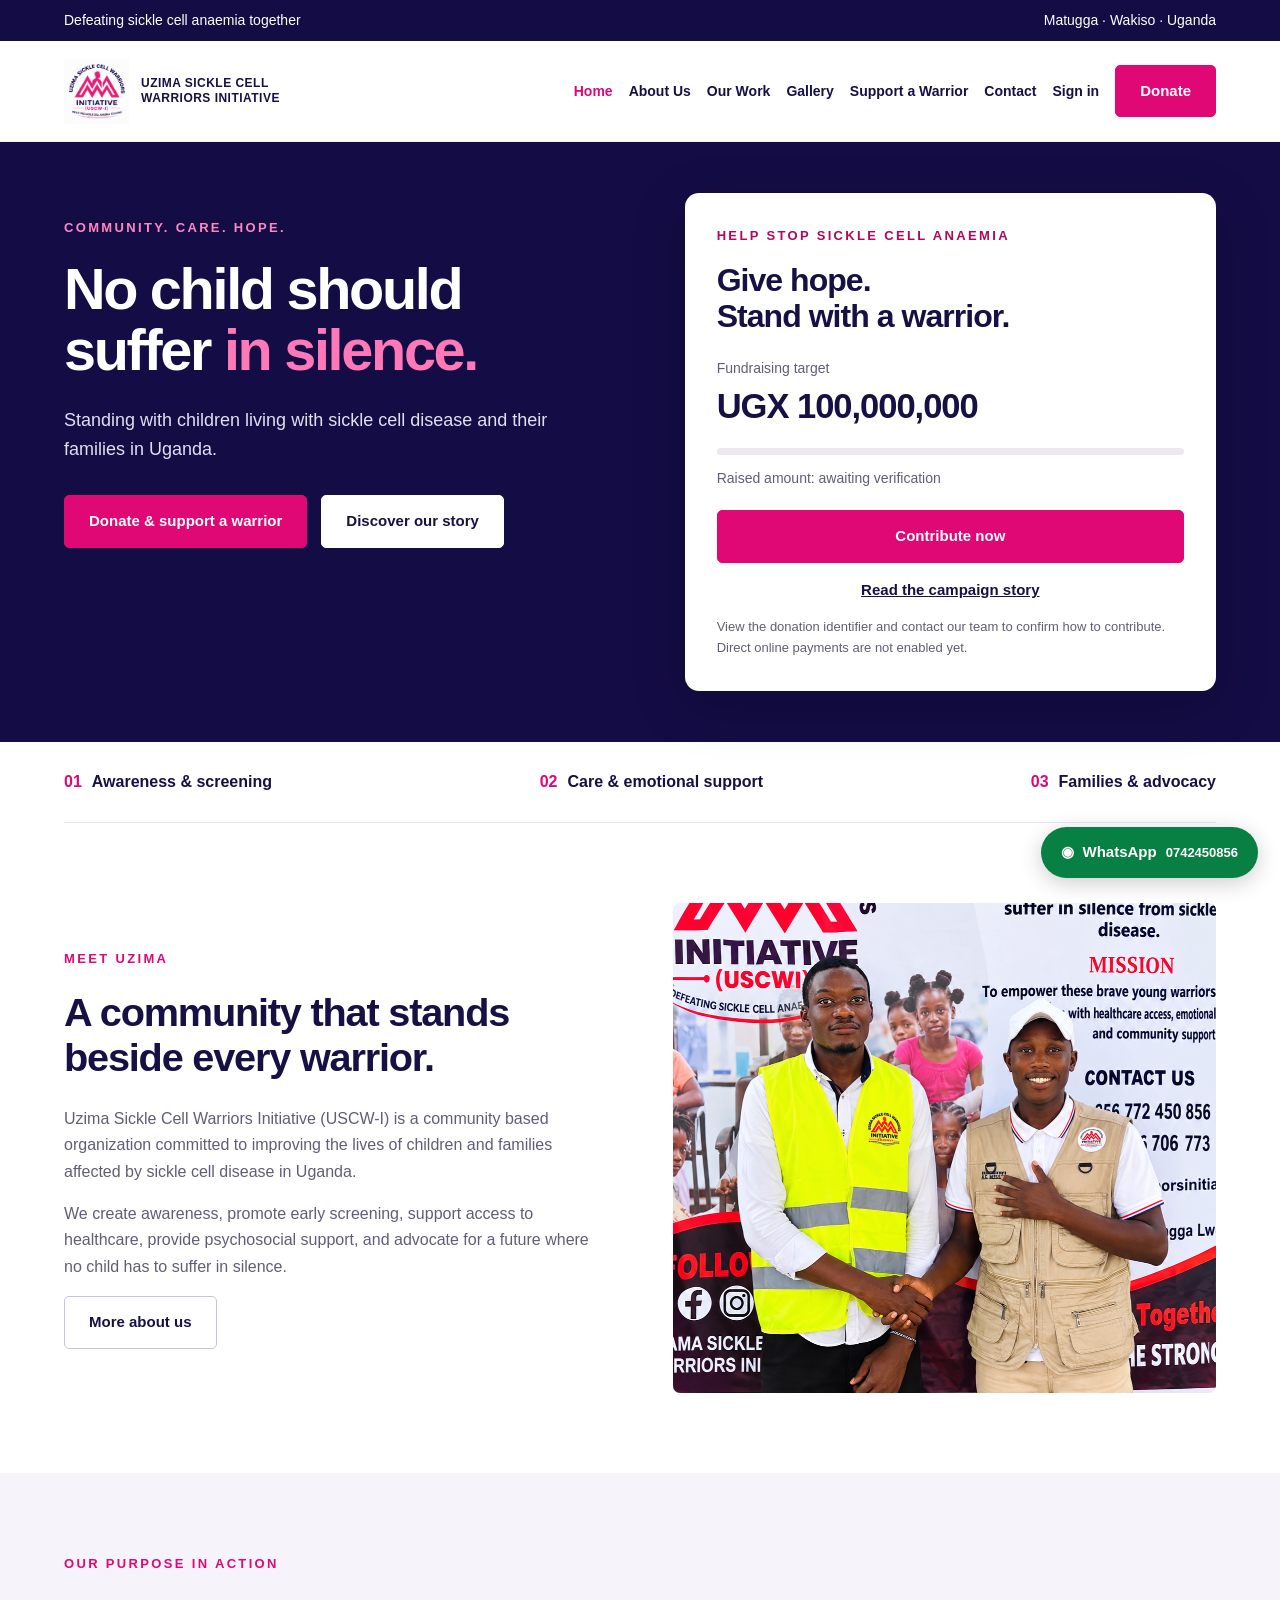
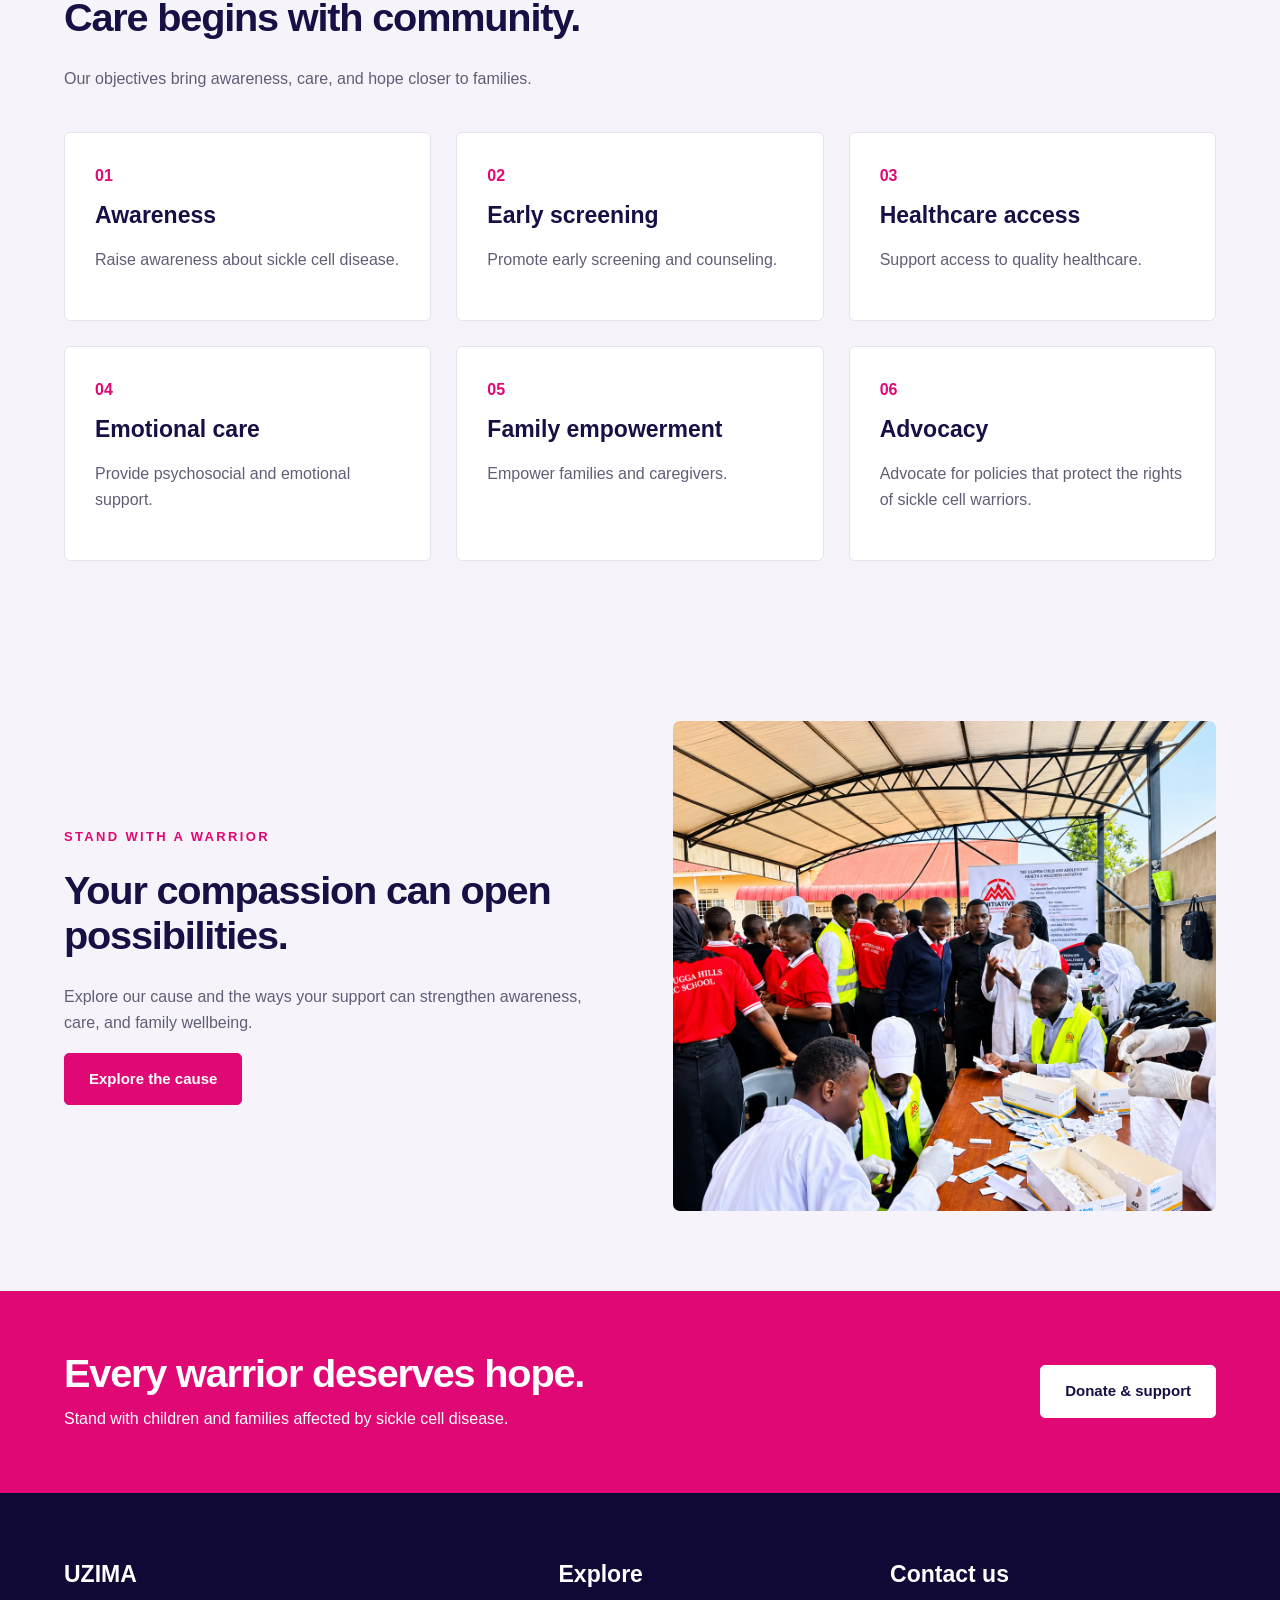
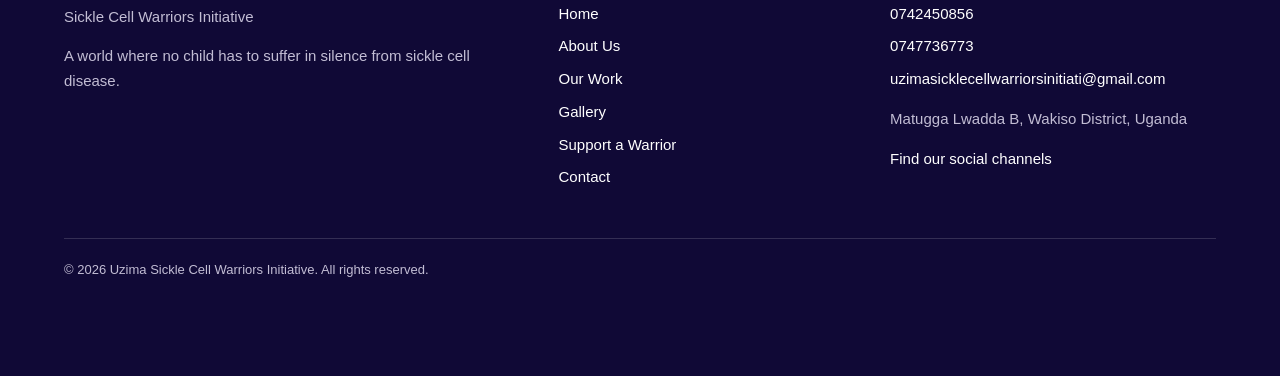
<file: index.html>
<!doctype html><html lang="en"><head><meta charset="utf-8"><meta name="viewport" content="width=device-width,initial-scale=1"><title>Home | UZIMA SICKLE CELL WARRIORS INITIATIVE</title><meta name="description" content="Uzima Sickle Cell Warriors Initiative supports children and families affected by sickle cell disease in Uganda through awareness, care, emotional support, and advocacy."><meta name="theme-color" content="#140c45"><link rel="icon" href="assets/logo.jpeg"><link rel="stylesheet" href="style.css"><script src="app.js" defer></script></head><body><a class="skip" href="#main">Skip to content</a><div class="top"><div class="wrap"><span>Defeating sickle cell anaemia together</span><span class="location">Matugga · Wakiso · Uganda</span></div></div><header><nav class="wrap" aria-label="Main navigation"><a class="brand" href="index.html"><img src="assets/logo.jpeg" alt="Uzima logo"><span>UZIMA SICKLE CELL<br>WARRIORS INITIATIVE</span></a><button class="menu" aria-expanded="false" aria-controls="navigation">Menu</button><div class="links" id="navigation"><a href="index.html" class="active" aria-current="page">Home</a><a href="about.html">About Us</a><a href="work.html">Our Work</a><a href="gallery.html">Gallery</a><a href="campaigns.html">Support a Warrior</a><a href="contact.html">Contact</a><a class="signin-link" href="account.html">Sign in</a><button class="btn" data-donate>Donate</button></div></nav></header><main id="main"><div class="hero home-fundraising"><div class="hero-copy"><div class="eyebrow">Community. Care. Hope.</div><h1>No child should<br>suffer <em>in silence.</em></h1><p>Standing with children living with sickle cell disease and their families in Uganda.</p><div class="actions"><button class="btn" data-donate>Donate & support a warrior</button><a class="btn light" href="about.html">Discover our story</a></div></div><div class="hero-contribution"><div class="home-donation-card"><div class="eyebrow">Help stop Sickle Cell Anaemia</div><h2>Give hope.<br>Stand with a warrior.</h2><div class="goal-label">Fundraising target</div><div class="home-goal">UGX 100,000,000</div><div class="campaign-progress" aria-label="Raised amount awaiting verification"><span></span></div><p class="raised-note">Raised amount: awaiting verification</p><button class="btn" data-donate>Contribute now</button><a class="home-campaign-link" href="campaigns.html">Read the campaign story</a><p class="home-donation-note">View the donation identifier and contact our team to confirm how to contribute. Direct online payments are not enabled yet.</p></div></div></div><div class="wrap ribbon"><div><span>01</span>Awareness & screening</div><div><span>02</span>Care & emotional support</div><div><span>03</span>Families & advocacy</div></div><section><div class="wrap split reveal"><div><div class="eyebrow">Meet Uzima</div><h2>A community that stands beside every warrior.</h2><p>Uzima Sickle Cell Warriors Initiative (USCW-I) is a community based organization committed to improving the lives of children and families affected by sickle cell disease in Uganda.</p><p>We create awareness, promote early screening, support access to healthcare, provide psychosocial support, and advocate for a future where no child has to suffer in silence.</p><a class="btn outline" href="about.html">More about us</a></div><img src="assets/Sickle Cell Warriors Partnership Portrait.png" alt="Uzima representatives standing together at a community event" loading="lazy"></div></section><section class="tint"><div class="wrap"><div class="section-heading"><div class="eyebrow">Our purpose in action</div><h2>Care begins with community.</h2><p>Our objectives bring awareness, care, and hope closer to families.</p></div><div class="grid"><article class="card reveal"><span class="number">01</span><h3>Awareness</h3><p>Raise awareness about sickle cell disease.</p></article><article class="card reveal"><span class="number">02</span><h3>Early screening</h3><p>Promote early screening and counseling.</p></article><article class="card reveal"><span class="number">03</span><h3>Healthcare access</h3><p>Support access to quality healthcare.</p></article><article class="card reveal"><span class="number">04</span><h3>Emotional care</h3><p>Provide psychosocial and emotional support.</p></article><article class="card reveal"><span class="number">05</span><h3>Family empowerment</h3><p>Empower families and caregivers.</p></article><article class="card reveal"><span class="number">06</span><h3>Advocacy</h3><p>Advocate for policies that protect the rights of sickle cell warriors.</p></article></div></div></section><section class="tint"><div class="wrap split reveal"><div><div class="eyebrow">Stand with a warrior</div><h2>Your compassion can open possibilities.</h2><p>Explore our cause and the ways your support can strengthen awareness, care, and family wellbeing.</p><a class="btn" href="campaigns.html">Explore the cause</a></div><img src="assets/Community Health Screening Under the Canopy.png" alt="Community health screening" loading="lazy"></div></section><section class="cta"><div class="wrap"><div><h2>Every warrior deserves hope.</h2><p>Stand with children and families affected by sickle cell disease.</p></div><button class="btn light" data-donate>Donate & support</button></div></section></main><footer><div class="wrap"><div class="columns"><div><h3>UZIMA</h3><p>Sickle Cell Warriors Initiative</p><p>A world where no child has to suffer in silence from sickle cell disease.</p></div><div><h3>Explore</h3><a href="index.html">Home</a><a href="about.html">About Us</a><a href="work.html">Our Work</a><a href="gallery.html">Gallery</a><a href="campaigns.html">Support a Warrior</a><a href="contact.html">Contact</a></div><div><h3>Contact us</h3><a href="tel:+256742450856">0742450856</a><a href="tel:+256747736773">0747736773</a><a style="overflow-wrap:anywhere" href="mailto:uzimasicklecellwarriorsinitiati@gmail.com">uzimasicklecellwarriorsinitiati@gmail.com</a><p>Matugga Lwadda B, Wakiso District, Uganda</p><a href="contact.html">Find our social channels</a></div></div><div class="bottom">© 2026 Uzima Sickle Cell Warriors Initiative. All rights reserved.</div></div></footer><dialog aria-labelledby="donate-title"><button class="close" aria-label="Close donation details">×</button><div class="eyebrow">Stand with a warrior</div><h2 id="donate-title">Support a warrior</h2><p><strong>Help stop Sickle Cell Anaemia</strong><br>Our fundraising target is UGX 100,000,000.</p><p>Donation identifier supplied by the initiative:</p><div class="identifier">5316922662358855</div><div class="actions"><button class="btn" id="copy">Copy identifier</button><a class="btn outline" href="tel:+256742450856">Call to confirm</a></div><p id="status" role="status"></p><p><strong>Direct online payments are not enabled.</strong> The payment service and recipient have not yet been confirmed. Please contact the team before sending funds.</p><p class="muted">To enable direct payments, the initiative needs to provide a verified payment provider and payment link, or merchant account details with a secure payment integration.</p><a href="mailto:uzimasicklecellwarriorsinitiati@gmail.com">Ask about donating by email</a></dialog><a class="whatsapp" href="https://wa.me/256742450856" target="_blank" rel="noopener noreferrer" aria-label="Chat on WhatsApp with 0742450856"><span aria-hidden="true">◉</span> WhatsApp <span class="wa-number">0742450856</span></a></body></html>
</file>
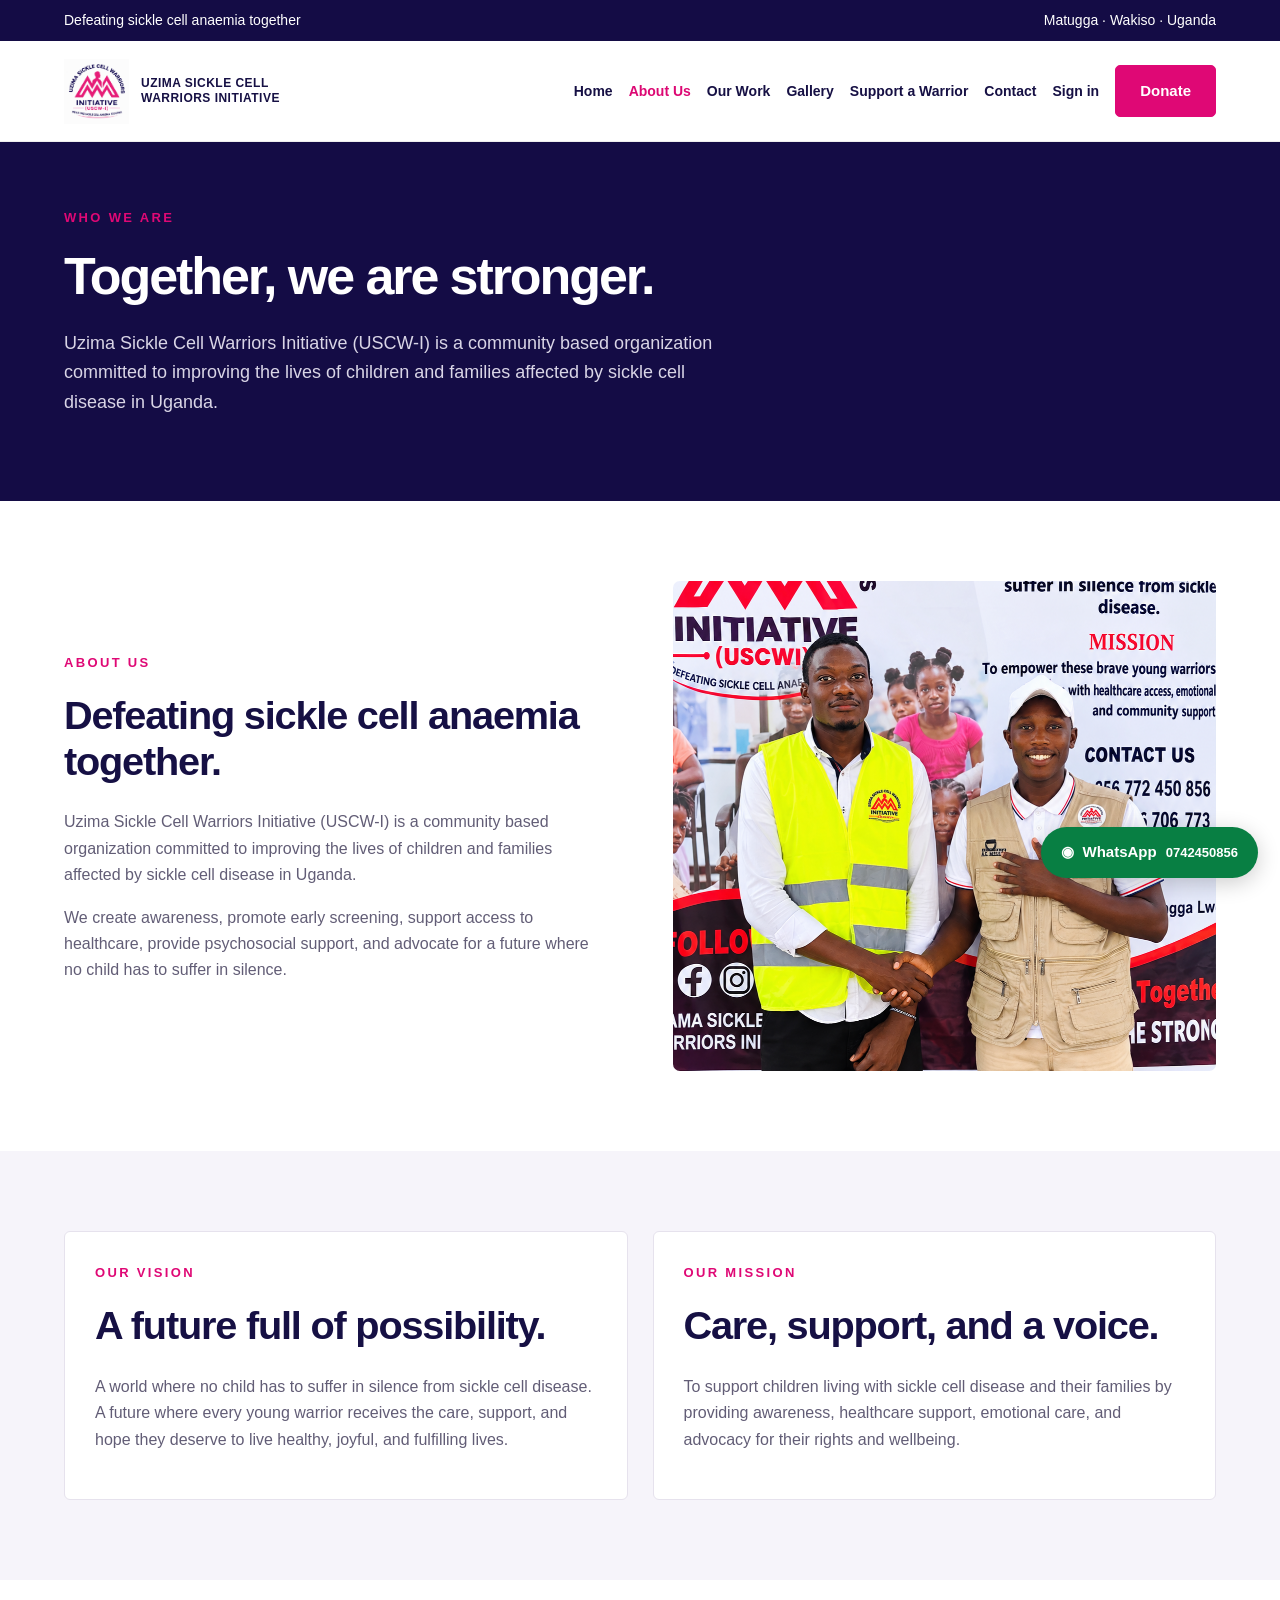
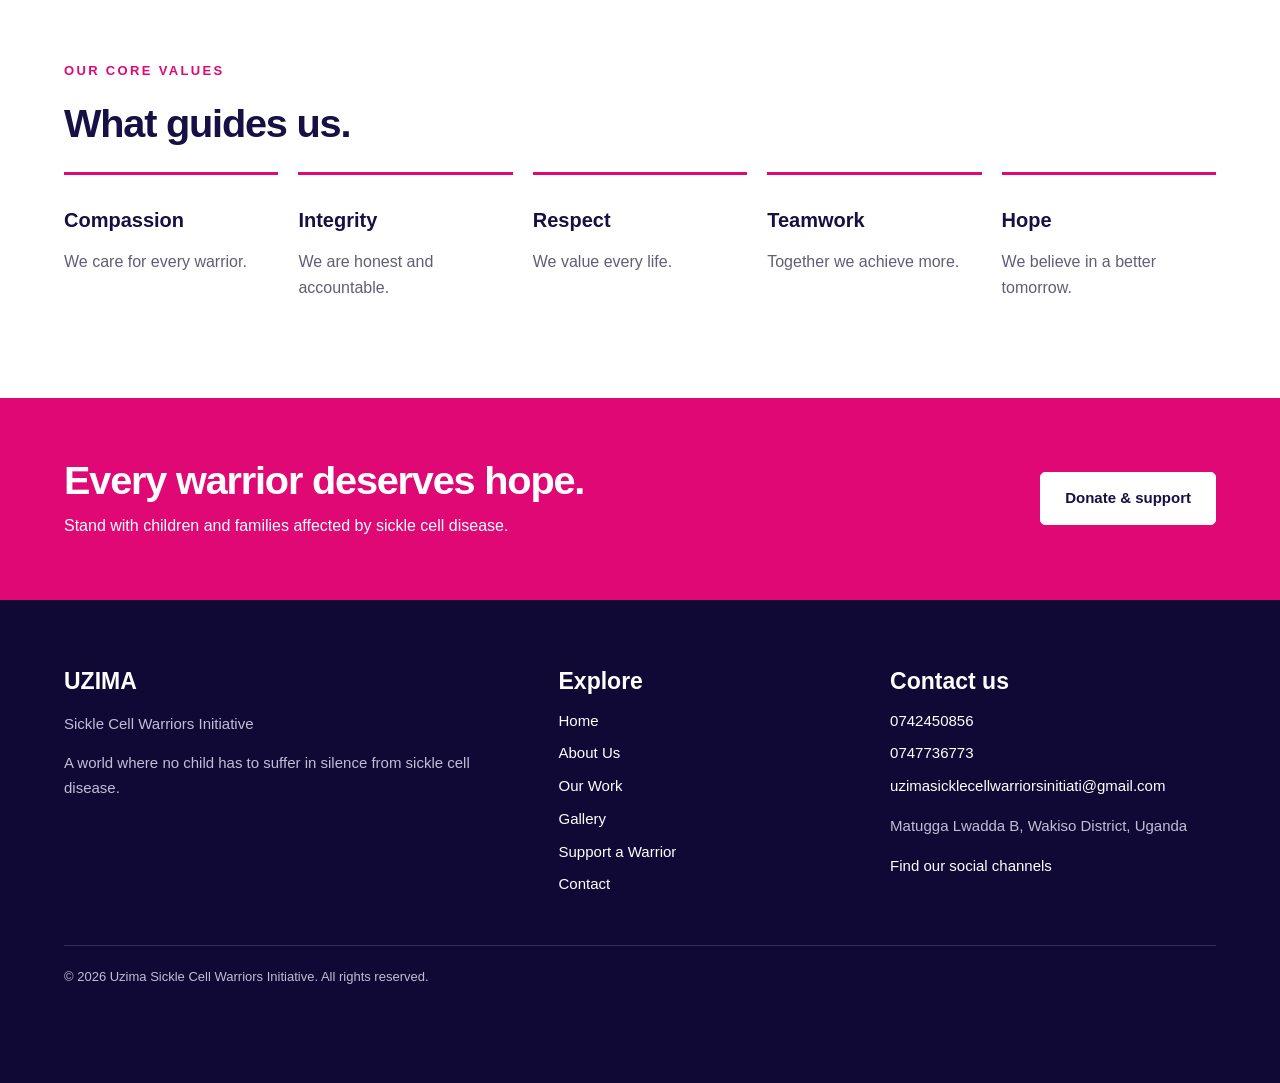
<file: about.html>
<!doctype html><html lang="en"><head><meta charset="utf-8"><meta name="viewport" content="width=device-width,initial-scale=1"><title>About Us | UZIMA SICKLE CELL WARRIORS INITIATIVE</title><meta name="description" content="Uzima Sickle Cell Warriors Initiative supports children and families affected by sickle cell disease in Uganda through awareness, care, emotional support, and advocacy."><meta name="theme-color" content="#140c45"><link rel="icon" href="assets/logo.jpeg"><link rel="stylesheet" href="style.css"><script src="app.js" defer></script></head><body><a class="skip" href="#main">Skip to content</a><div class="top"><div class="wrap"><span>Defeating sickle cell anaemia together</span><span class="location">Matugga · Wakiso · Uganda</span></div></div><header><nav class="wrap" aria-label="Main navigation"><a class="brand" href="index.html"><img src="assets/logo.jpeg" alt="Uzima logo"><span>UZIMA SICKLE CELL<br>WARRIORS INITIATIVE</span></a><button class="menu" aria-expanded="false" aria-controls="navigation">Menu</button><div class="links" id="navigation"><a href="index.html">Home</a><a href="about.html" class="active" aria-current="page">About Us</a><a href="work.html">Our Work</a><a href="gallery.html">Gallery</a><a href="campaigns.html">Support a Warrior</a><a href="contact.html">Contact</a><a class="signin-link" href="account.html">Sign in</a><button class="btn" data-donate>Donate</button></div></nav></header><main id="main"><div class="page-head"><div class="wrap"><div class="eyebrow">Who we are</div><h1>Together, we are stronger.</h1><p>Uzima Sickle Cell Warriors Initiative (USCW-I) is a community based organization committed to improving the lives of children and families affected by sickle cell disease in Uganda.</p></div></div><section><div class="wrap split reveal"><div><div class="eyebrow">About us</div><h2>Defeating sickle cell anaemia together.</h2><p>Uzima Sickle Cell Warriors Initiative (USCW-I) is a community based organization committed to improving the lives of children and families affected by sickle cell disease in Uganda.</p><p>We create awareness, promote early screening, support access to healthcare, provide psychosocial support, and advocate for a future where no child has to suffer in silence.</p></div><img src="assets/Sickle Cell Warriors Partnership Portrait.png" alt="Uzima representatives at an initiative gathering" loading="lazy"></div></section><section class="tint"><div class="wrap grid" style="grid-template-columns:repeat(auto-fit,minmax(min(100%,320px),1fr))"><article class="card reveal"><div class="eyebrow">Our vision</div><h2>A future full of possibility.</h2><p>A world where no child has to suffer in silence from sickle cell disease. A future where every young warrior receives the care, support, and hope they deserve to live healthy, joyful, and fulfilling lives.</p></article><article class="card reveal"><div class="eyebrow">Our mission</div><h2>Care, support, and a voice.</h2><p>To support children living with sickle cell disease and their families by providing awareness, healthcare support, emotional care, and advocacy for their rights and wellbeing.</p></article></div></section><section><div class="wrap"><div class="eyebrow">Our core values</div><h2>What guides us.</h2><div class="values"><article class="value reveal"><h3>Compassion</h3><p>We care for every warrior.</p></article><article class="value reveal"><h3>Integrity</h3><p>We are honest and accountable.</p></article><article class="value reveal"><h3>Respect</h3><p>We value every life.</p></article><article class="value reveal"><h3>Teamwork</h3><p>Together we achieve more.</p></article><article class="value reveal"><h3>Hope</h3><p>We believe in a better tomorrow.</p></article></div></div></section><section class="cta"><div class="wrap"><div><h2>Every warrior deserves hope.</h2><p>Stand with children and families affected by sickle cell disease.</p></div><button class="btn light" data-donate>Donate & support</button></div></section></main><footer><div class="wrap"><div class="columns"><div><h3>UZIMA</h3><p>Sickle Cell Warriors Initiative</p><p>A world where no child has to suffer in silence from sickle cell disease.</p></div><div><h3>Explore</h3><a href="index.html">Home</a><a href="about.html">About Us</a><a href="work.html">Our Work</a><a href="gallery.html">Gallery</a><a href="campaigns.html">Support a Warrior</a><a href="contact.html">Contact</a></div><div><h3>Contact us</h3><a href="tel:+256742450856">0742450856</a><a href="tel:+256747736773">0747736773</a><a style="overflow-wrap:anywhere" href="mailto:uzimasicklecellwarriorsinitiati@gmail.com">uzimasicklecellwarriorsinitiati@gmail.com</a><p>Matugga Lwadda B, Wakiso District, Uganda</p><a href="contact.html">Find our social channels</a></div></div><div class="bottom">© 2026 Uzima Sickle Cell Warriors Initiative. All rights reserved.</div></div></footer><dialog aria-labelledby="donate-title"><button class="close" aria-label="Close donation details">×</button><div class="eyebrow">Stand with a warrior</div><h2 id="donate-title">Support a warrior</h2><p><strong>Help stop Sickle Cell Anaemia</strong><br>Our fundraising target is UGX 100,000,000.</p><p>Donation identifier supplied by the initiative:</p><div class="identifier">5316922662358855</div><div class="actions"><button class="btn" id="copy">Copy identifier</button><a class="btn outline" href="tel:+256742450856">Call to confirm</a></div><p id="status" role="status"></p><p><strong>Direct online payments are not enabled.</strong> The payment service and recipient have not yet been confirmed. Please contact the team before sending funds.</p><p class="muted">To enable direct payments, the initiative needs to provide a verified payment provider and payment link, or merchant account details with a secure payment integration.</p><a href="mailto:uzimasicklecellwarriorsinitiati@gmail.com">Ask about donating by email</a></dialog><a class="whatsapp" href="https://wa.me/256742450856" target="_blank" rel="noopener noreferrer" aria-label="Chat on WhatsApp with 0742450856"><span aria-hidden="true">◉</span> WhatsApp <span class="wa-number">0742450856</span></a></body></html>
</file>
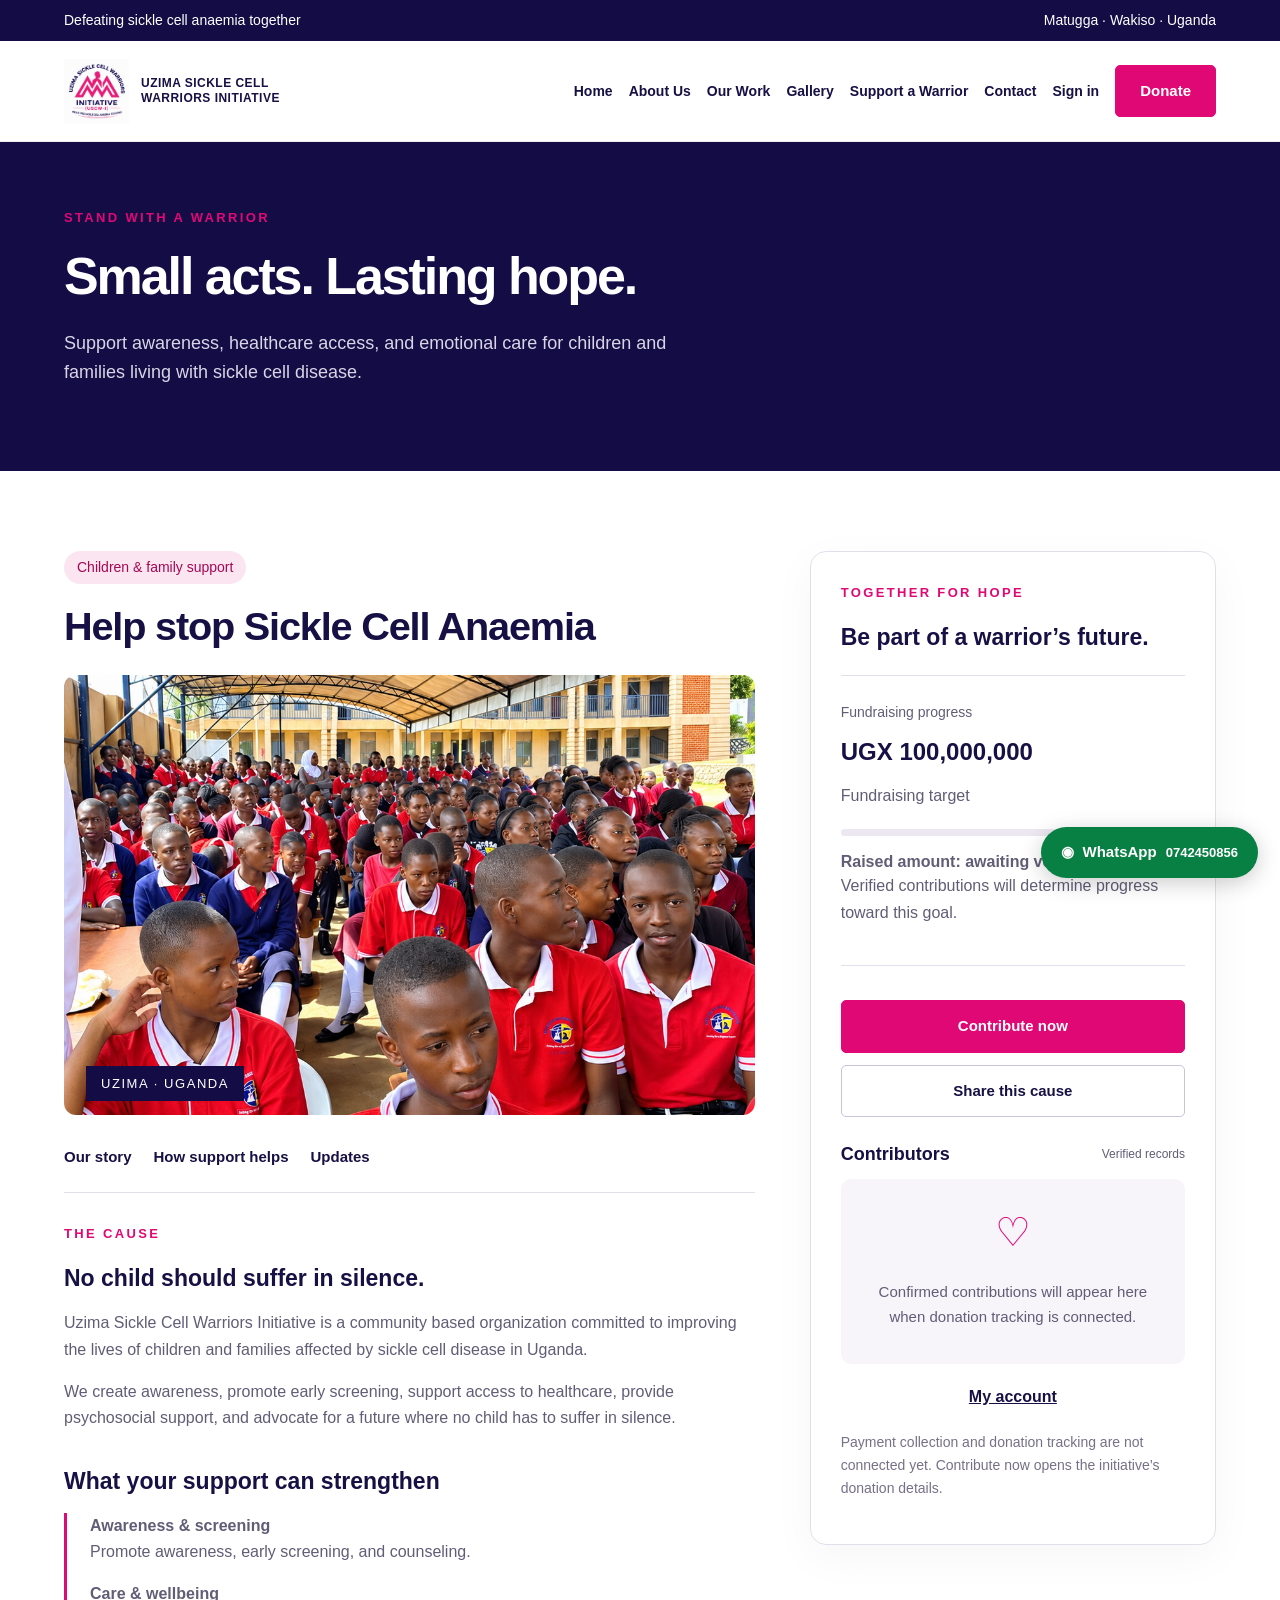
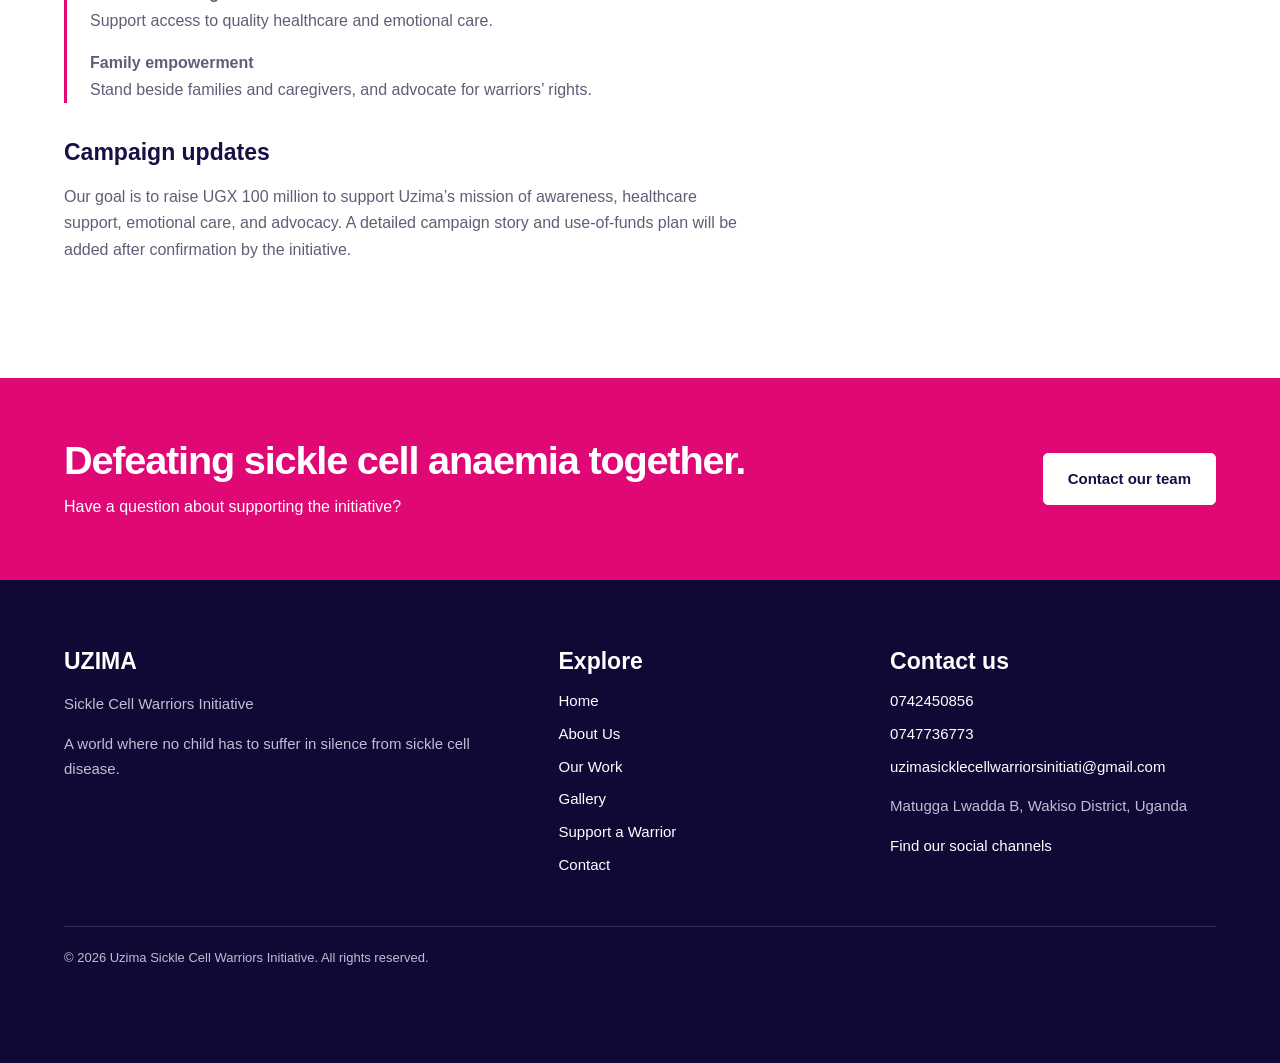
<file: campaigns.html>
<!doctype html><html lang="en"><head><meta charset="utf-8"><meta name="viewport" content="width=device-width,initial-scale=1"><title>Support a Warrior | UZIMA SICKLE CELL WARRIORS INITIATIVE</title><meta name="description" content="Uzima Sickle Cell Warriors Initiative supports children and families affected by sickle cell disease in Uganda through awareness, care, emotional support, and advocacy."><meta name="theme-color" content="#140c45"><link rel="icon" href="assets/logo.jpeg"><link rel="stylesheet" href="style.css"><script src="app.js" defer></script></head><body><a class="skip" href="#main">Skip to content</a><div class="top"><div class="wrap"><span>Defeating sickle cell anaemia together</span><span class="location">Matugga · Wakiso · Uganda</span></div></div><header><nav class="wrap" aria-label="Main navigation"><a class="brand" href="index.html"><img src="assets/logo.jpeg" alt="Uzima logo"><span>UZIMA SICKLE CELL<br>WARRIORS INITIATIVE</span></a><button class="menu" aria-expanded="false" aria-controls="navigation">Menu</button><div class="links" id="navigation"><a href="index.html">Home</a><a href="about.html">About Us</a><a href="work.html">Our Work</a><a href="gallery.html">Gallery</a><a href="campaigns.html">Support a Warrior</a><a href="contact.html">Contact</a><a class="signin-link" href="account.html">Sign in</a><button class="btn" data-donate>Donate</button></div></nav></header><main id="main"><div class="page-head"><div class="wrap"><div class="eyebrow">Stand with a warrior</div><h1>Small acts. Lasting hope.</h1><p>Support awareness, healthcare access, and emotional care for children and families living with sickle cell disease.</p></div></div><section><div class="wrap campaign-layout"><article><span class="category">Children & family support</span><h2 style="margin-top:20px">Help stop Sickle Cell Anaemia</h2><div class="campaign-photo"><img src="assets/outreach in matugga to teach students about sickle cell.png" alt="Community awareness outreach with students in Matugga"><span>UZIMA · UGANDA</span></div><div class="campaign-tabs"><a href="#story">Our story</a><a href="#purpose">How support helps</a><a href="#updates">Updates</a></div><div id="story"><div class="eyebrow">The cause</div><h3>No child should suffer in silence.</h3><p>Uzima Sickle Cell Warriors Initiative is a community based organization committed to improving the lives of children and families affected by sickle cell disease in Uganda.</p><p>We create awareness, promote early screening, support access to healthcare, provide psychosocial support, and advocate for a future where no child has to suffer in silence.</p></div><div id="purpose"><h3>What your support can strengthen</h3><div class="support-list"><p><strong>Awareness & screening</strong><br>Promote awareness, early screening, and counseling.</p><p><strong>Care & wellbeing</strong><br>Support access to quality healthcare and emotional care.</p><p><strong>Family empowerment</strong><br>Stand beside families and caregivers, and advocate for warriors’ rights.</p></div></div><div id="updates"><h3>Campaign updates</h3><p>Our goal is to raise UGX 100 million to support Uzima’s mission of awareness, healthcare support, emotional care, and advocacy. A detailed campaign story and use-of-funds plan will be added after confirmation by the initiative.</p></div></article><aside class="fundraising-card"><div class="eyebrow">Together for hope</div><h3>Be part of a warrior’s future.</h3><div class="funding-summary"><span>Fundraising progress</span><strong>UGX 100,000,000</strong><p>Fundraising target</p><div class="campaign-progress" aria-label="Raised amount awaiting verification"><span></span></div><p><strong style="font-size:16px">Raised amount: awaiting verification</strong>Verified contributions will determine progress toward this goal.</p></div><button class="btn" data-donate>Contribute now</button><button class="btn outline" id="share-campaign">Share this cause</button><p id="share-status" role="status" class="muted"></p><div class="contributor-heading"><h3>Contributors</h3><span>Verified records</span></div><div class="empty-records"><span aria-hidden="true">♡</span><p>Confirmed contributions will appear here when donation tracking is connected.</p></div><a class="account-link" href="account.html">My account</a><p class="muted">Payment collection and donation tracking are not connected yet. Contribute now opens the initiative’s donation details.</p></aside></div></section><section class="cta"><div class="wrap"><div><h2>Defeating sickle cell anaemia together.</h2><p>Have a question about supporting the initiative?</p></div><a class="btn light" href="contact.html">Contact our team</a></div></section></main><footer><div class="wrap"><div class="columns"><div><h3>UZIMA</h3><p>Sickle Cell Warriors Initiative</p><p>A world where no child has to suffer in silence from sickle cell disease.</p></div><div><h3>Explore</h3><a href="index.html">Home</a><a href="about.html">About Us</a><a href="work.html">Our Work</a><a href="gallery.html">Gallery</a><a href="campaigns.html">Support a Warrior</a><a href="contact.html">Contact</a></div><div><h3>Contact us</h3><a href="tel:+256742450856">0742450856</a><a href="tel:+256747736773">0747736773</a><a style="overflow-wrap:anywhere" href="mailto:uzimasicklecellwarriorsinitiati@gmail.com">uzimasicklecellwarriorsinitiati@gmail.com</a><p>Matugga Lwadda B, Wakiso District, Uganda</p><a href="contact.html">Find our social channels</a></div></div><div class="bottom">© 2026 Uzima Sickle Cell Warriors Initiative. All rights reserved.</div></div></footer><dialog aria-labelledby="donate-title"><button class="close" aria-label="Close donation details">×</button><div class="eyebrow">Stand with a warrior</div><h2 id="donate-title">Support a warrior</h2><p><strong>Help stop Sickle Cell Anaemia</strong><br>Our fundraising target is UGX 100,000,000.</p><p>Donation identifier supplied by the initiative:</p><div class="identifier">5316922662358855</div><div class="actions"><button class="btn" id="copy">Copy identifier</button><a class="btn outline" href="tel:+256742450856">Call to confirm</a></div><p id="status" role="status"></p><p><strong>Direct online payments are not enabled.</strong> The payment service and recipient have not yet been confirmed. Please contact the team before sending funds.</p><p class="muted">To enable direct payments, the initiative needs to provide a verified payment provider and payment link, or merchant account details with a secure payment integration.</p><a href="mailto:uzimasicklecellwarriorsinitiati@gmail.com">Ask about donating by email</a></dialog><a class="whatsapp" href="https://wa.me/256742450856" target="_blank" rel="noopener noreferrer" aria-label="Chat on WhatsApp with 0742450856"><span aria-hidden="true">◉</span> WhatsApp <span class="wa-number">0742450856</span></a></body></html>
</file>
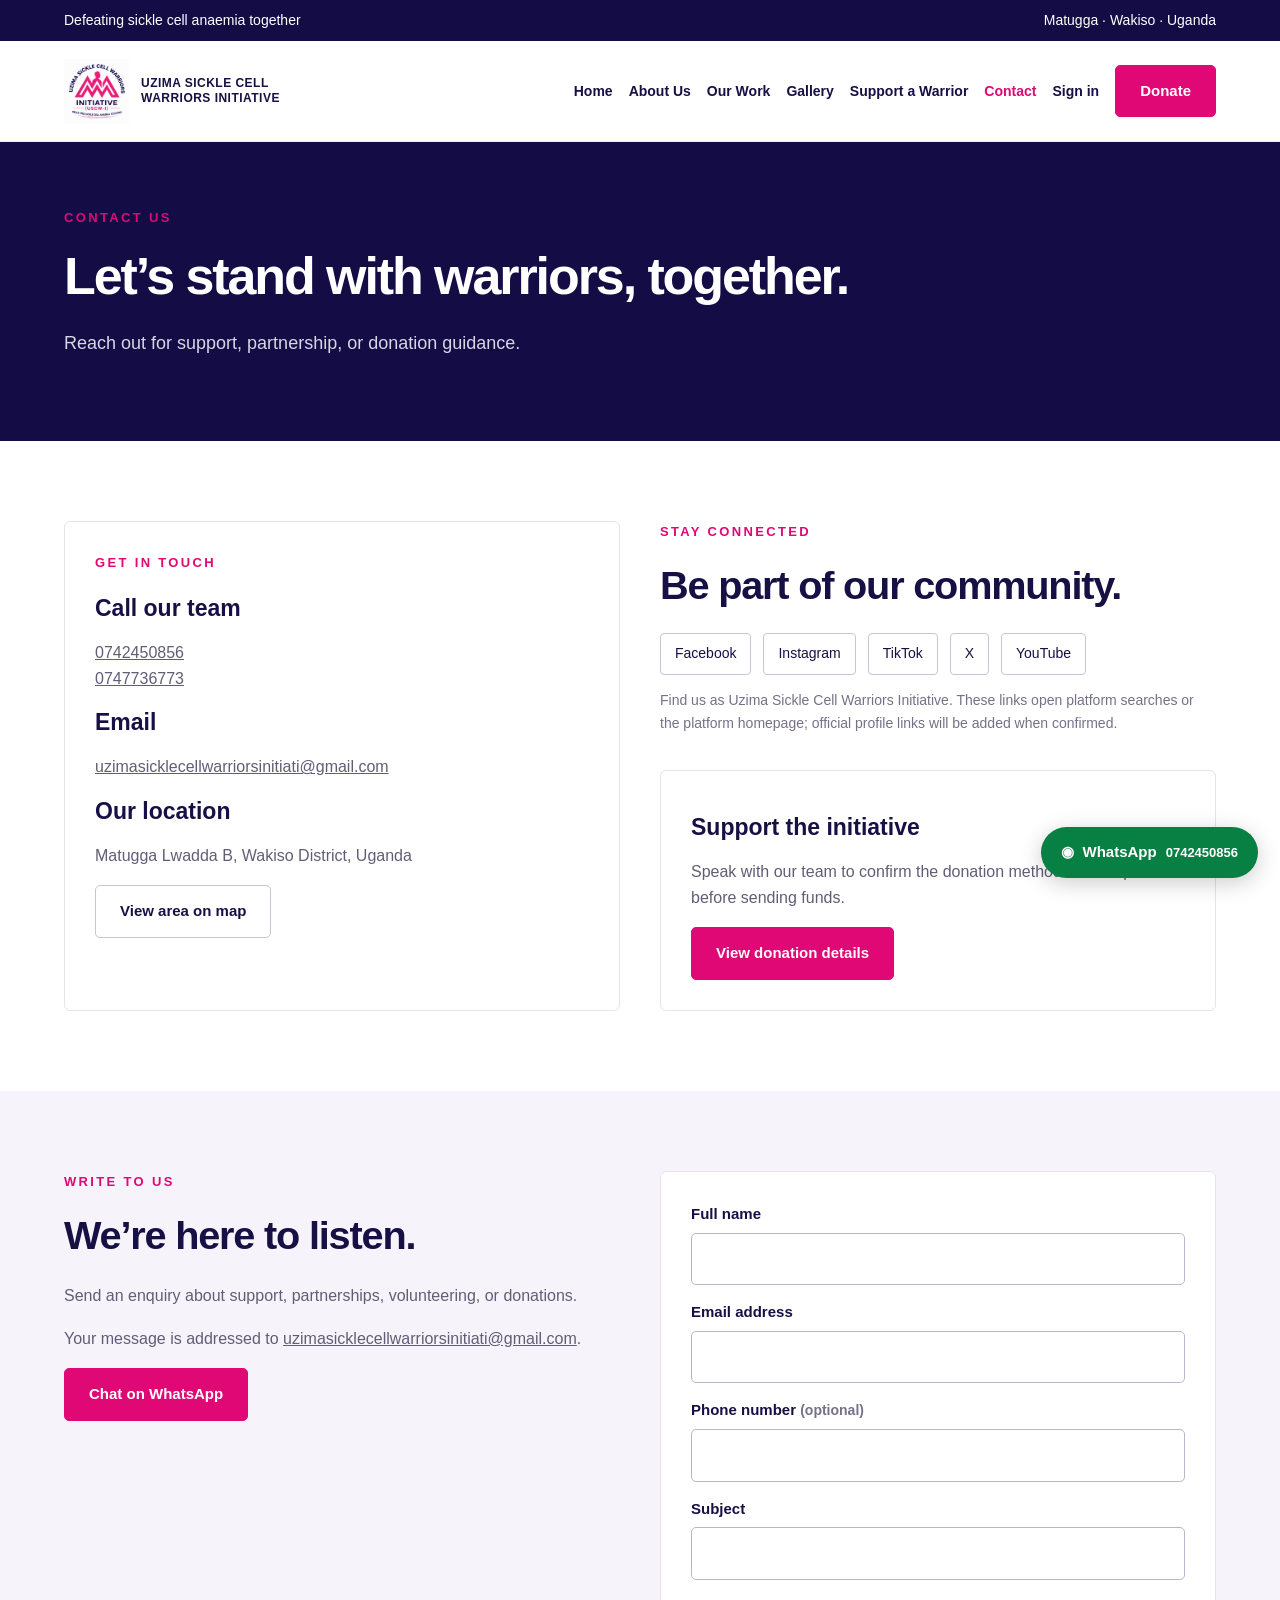
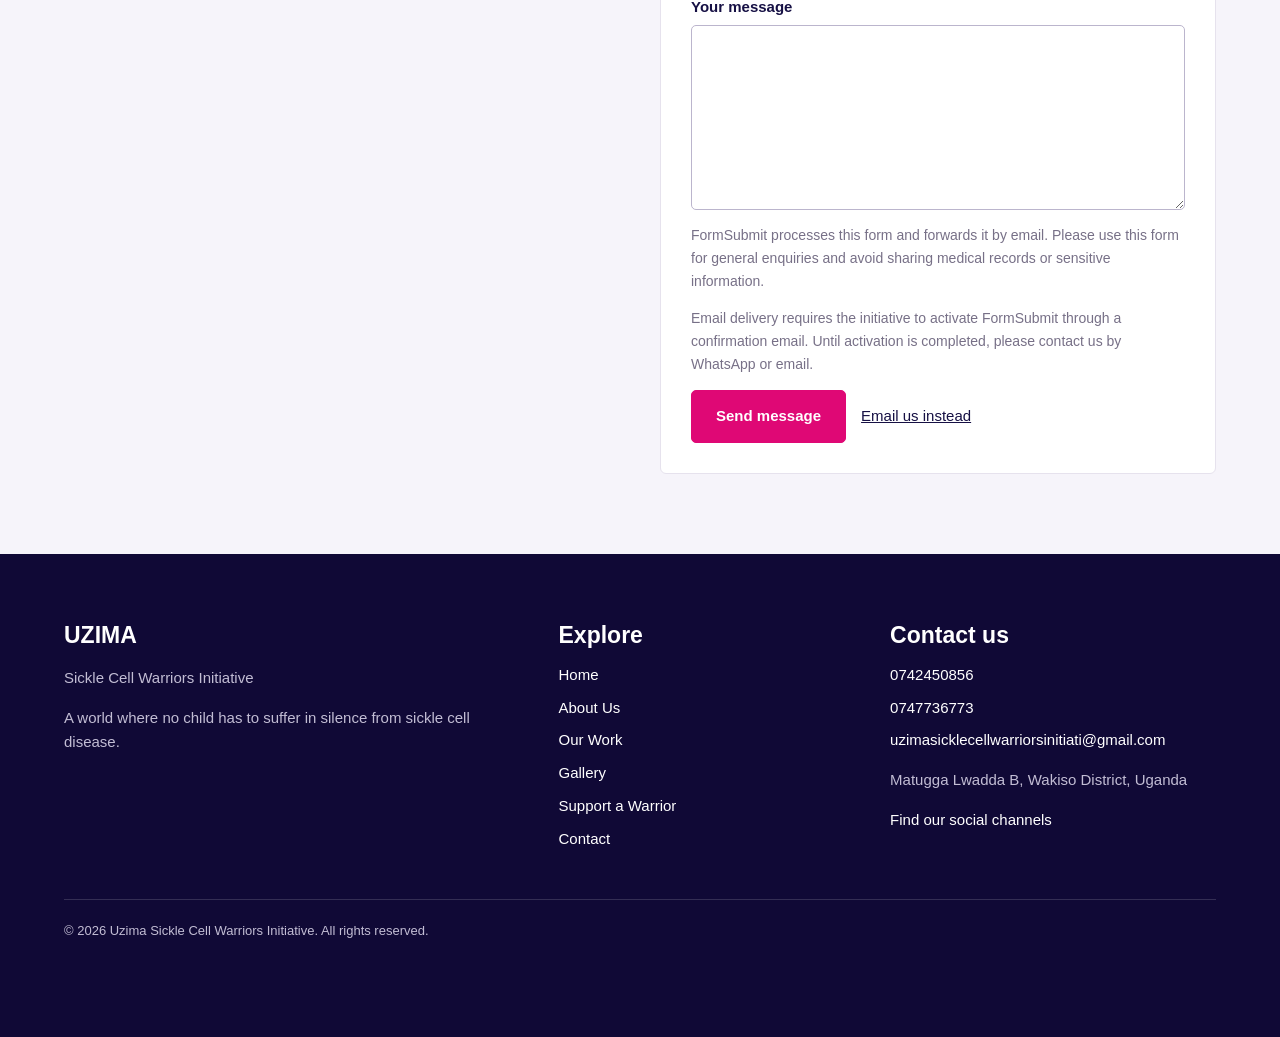
<file: contact.html>
<!doctype html><html lang="en"><head><meta charset="utf-8"><meta name="viewport" content="width=device-width,initial-scale=1"><title>Contact | UZIMA SICKLE CELL WARRIORS INITIATIVE</title><meta name="description" content="Uzima Sickle Cell Warriors Initiative supports children and families affected by sickle cell disease in Uganda through awareness, care, emotional support, and advocacy."><meta name="theme-color" content="#140c45"><link rel="icon" href="assets/logo.jpeg"><link rel="stylesheet" href="style.css"><script src="app.js" defer></script></head><body><a class="skip" href="#main">Skip to content</a><div class="top"><div class="wrap"><span>Defeating sickle cell anaemia together</span><span class="location">Matugga · Wakiso · Uganda</span></div></div><header><nav class="wrap" aria-label="Main navigation"><a class="brand" href="index.html"><img src="assets/logo.jpeg" alt="Uzima logo"><span>UZIMA SICKLE CELL<br>WARRIORS INITIATIVE</span></a><button class="menu" aria-expanded="false" aria-controls="navigation">Menu</button><div class="links" id="navigation"><a href="index.html">Home</a><a href="about.html">About Us</a><a href="work.html">Our Work</a><a href="gallery.html">Gallery</a><a href="campaigns.html">Support a Warrior</a><a href="contact.html" class="active" aria-current="page">Contact</a><a class="signin-link" href="account.html">Sign in</a><button class="btn" data-donate>Donate</button></div></nav></header><main id="main"><div class="page-head"><div class="wrap"><div class="eyebrow">Contact us</div><h1>Let’s stand with warriors, together.</h1><p>Reach out for support, partnership, or donation guidance.</p></div></div><section><div class="wrap contact"><div class="card reveal"><div class="eyebrow">Get in touch</div><h3>Call our team</h3><p><a href="tel:+256742450856">0742450856</a><br><a href="tel:+256747736773">0747736773</a></p><h3>Email</h3><p><a href="mailto:uzimasicklecellwarriorsinitiati@gmail.com">uzimasicklecellwarriorsinitiati@gmail.com</a></p><h3>Our location</h3><p>Matugga Lwadda B, Wakiso District, Uganda</p><a class="btn outline" target="_blank" rel="noopener noreferrer" href="https://www.google.com/maps/search/?api=1&query=Matugga+Lwadda+B+Wakiso+Uganda">View area on map</a></div><div><div class="eyebrow">Stay connected</div><h2>Be part of our community.</h2><div class="socials"><a href="https://www.facebook.com/search/top?q=Uzima%20Sickle%20Cell%20Warriors%20Initiative" target="_blank" rel="noopener noreferrer" aria-label="Find Uzima Sickle Cell Warriors Initiative on Facebook">Facebook</a><a href="https://www.instagram.com/" target="_blank" rel="noopener noreferrer" aria-label="Find Uzima Sickle Cell Warriors Initiative on Instagram">Instagram</a><a href="https://www.tiktok.com/search?q=Uzima%20Sickle%20Cell%20Warriors%20Initiative" target="_blank" rel="noopener noreferrer" aria-label="Find Uzima Sickle Cell Warriors Initiative on TikTok">TikTok</a><a href="https://x.com/search?q=Uzima%20Sickle%20Cell%20Warriors%20Initiative" target="_blank" rel="noopener noreferrer" aria-label="Find Uzima Sickle Cell Warriors Initiative on X">X</a><a href="https://www.youtube.com/results?search_query=Uzima+Sickle+Cell+Warriors+Initiative" target="_blank" rel="noopener noreferrer" aria-label="Find Uzima Sickle Cell Warriors Initiative on YouTube">YouTube</a></div><p class="muted">Find us as Uzima Sickle Cell Warriors Initiative. These links open platform searches or the platform homepage; official profile links will be added when confirmed.</p><div class="card" style="margin-top:35px"><h3>Support the initiative</h3><p>Speak with our team to confirm the donation method and recipient before sending funds.</p><button class="btn" data-donate>View donation details</button></div></div></div></section><section class="tint"><div class="wrap contact"><div><div class="eyebrow">Write to us</div><h2>We’re here to listen.</h2><p>Send an enquiry about support, partnerships, volunteering, or donations.</p><p>Your message is addressed to <a href="mailto:uzimasicklecellwarriorsinitiati@gmail.com">uzimasicklecellwarriorsinitiati@gmail.com</a>.</p><a class="btn" href="https://wa.me/256742450856" target="_blank" rel="noopener noreferrer">Chat on WhatsApp</a></div><form class="card message-form" action="https://formsubmit.co/uzimasicklecellwarriorsinitiati@gmail.com" method="POST"><input type="hidden" name="_subject" value="New enquiry — Uzima website"><input type="hidden" name="_template" value="table"><label for="sender-name">Full name</label><input id="sender-name" name="name" autocomplete="name" maxlength="120" required><label for="sender-email">Email address</label><input id="sender-email" name="email" type="email" autocomplete="email" maxlength="254" required><label for="sender-phone">Phone number <span class="muted">(optional)</span></label><input id="sender-phone" name="phone" type="tel" autocomplete="tel" maxlength="40"><label for="sender-subject">Subject</label><input id="sender-subject" name="subject" maxlength="160" required><label for="sender-message">Your message</label><textarea id="sender-message" name="message" rows="6" maxlength="5000" required></textarea><p class="muted">FormSubmit processes this form and forwards it by email. Please use this form for general enquiries and avoid sharing medical records or sensitive information.</p><p class="muted">Email delivery requires the initiative to activate FormSubmit through a confirmation email. Until activation is completed, please contact us by WhatsApp or email.</p><button class="btn" type="submit">Send message</button><a class="email-fallback" href="mailto:uzimasicklecellwarriorsinitiati@gmail.com">Email us instead</a></form></div></section></main><footer><div class="wrap"><div class="columns"><div><h3>UZIMA</h3><p>Sickle Cell Warriors Initiative</p><p>A world where no child has to suffer in silence from sickle cell disease.</p></div><div><h3>Explore</h3><a href="index.html">Home</a><a href="about.html">About Us</a><a href="work.html">Our Work</a><a href="gallery.html">Gallery</a><a href="campaigns.html">Support a Warrior</a><a href="contact.html">Contact</a></div><div><h3>Contact us</h3><a href="tel:+256742450856">0742450856</a><a href="tel:+256747736773">0747736773</a><a style="overflow-wrap:anywhere" href="mailto:uzimasicklecellwarriorsinitiati@gmail.com">uzimasicklecellwarriorsinitiati@gmail.com</a><p>Matugga Lwadda B, Wakiso District, Uganda</p><a href="contact.html">Find our social channels</a></div></div><div class="bottom">© 2026 Uzima Sickle Cell Warriors Initiative. All rights reserved.</div></div></footer><dialog aria-labelledby="donate-title"><button class="close" aria-label="Close donation details">×</button><div class="eyebrow">Stand with a warrior</div><h2 id="donate-title">Support a warrior</h2><p><strong>Help stop Sickle Cell Anaemia</strong><br>Our fundraising target is UGX 100,000,000.</p><p>Donation identifier supplied by the initiative:</p><div class="identifier">5316922662358855</div><div class="actions"><button class="btn" id="copy">Copy identifier</button><a class="btn outline" href="tel:+256742450856">Call to confirm</a></div><p id="status" role="status"></p><p><strong>Direct online payments are not enabled.</strong> The payment service and recipient have not yet been confirmed. Please contact the team before sending funds.</p><p class="muted">To enable direct payments, the initiative needs to provide a verified payment provider and payment link, or merchant account details with a secure payment integration.</p><a href="mailto:uzimasicklecellwarriorsinitiati@gmail.com">Ask about donating by email</a></dialog><a class="whatsapp" href="https://wa.me/256742450856" target="_blank" rel="noopener noreferrer" aria-label="Chat on WhatsApp with 0742450856"><span aria-hidden="true">◉</span> WhatsApp <span class="wa-number">0742450856</span></a></body></html>
</file>
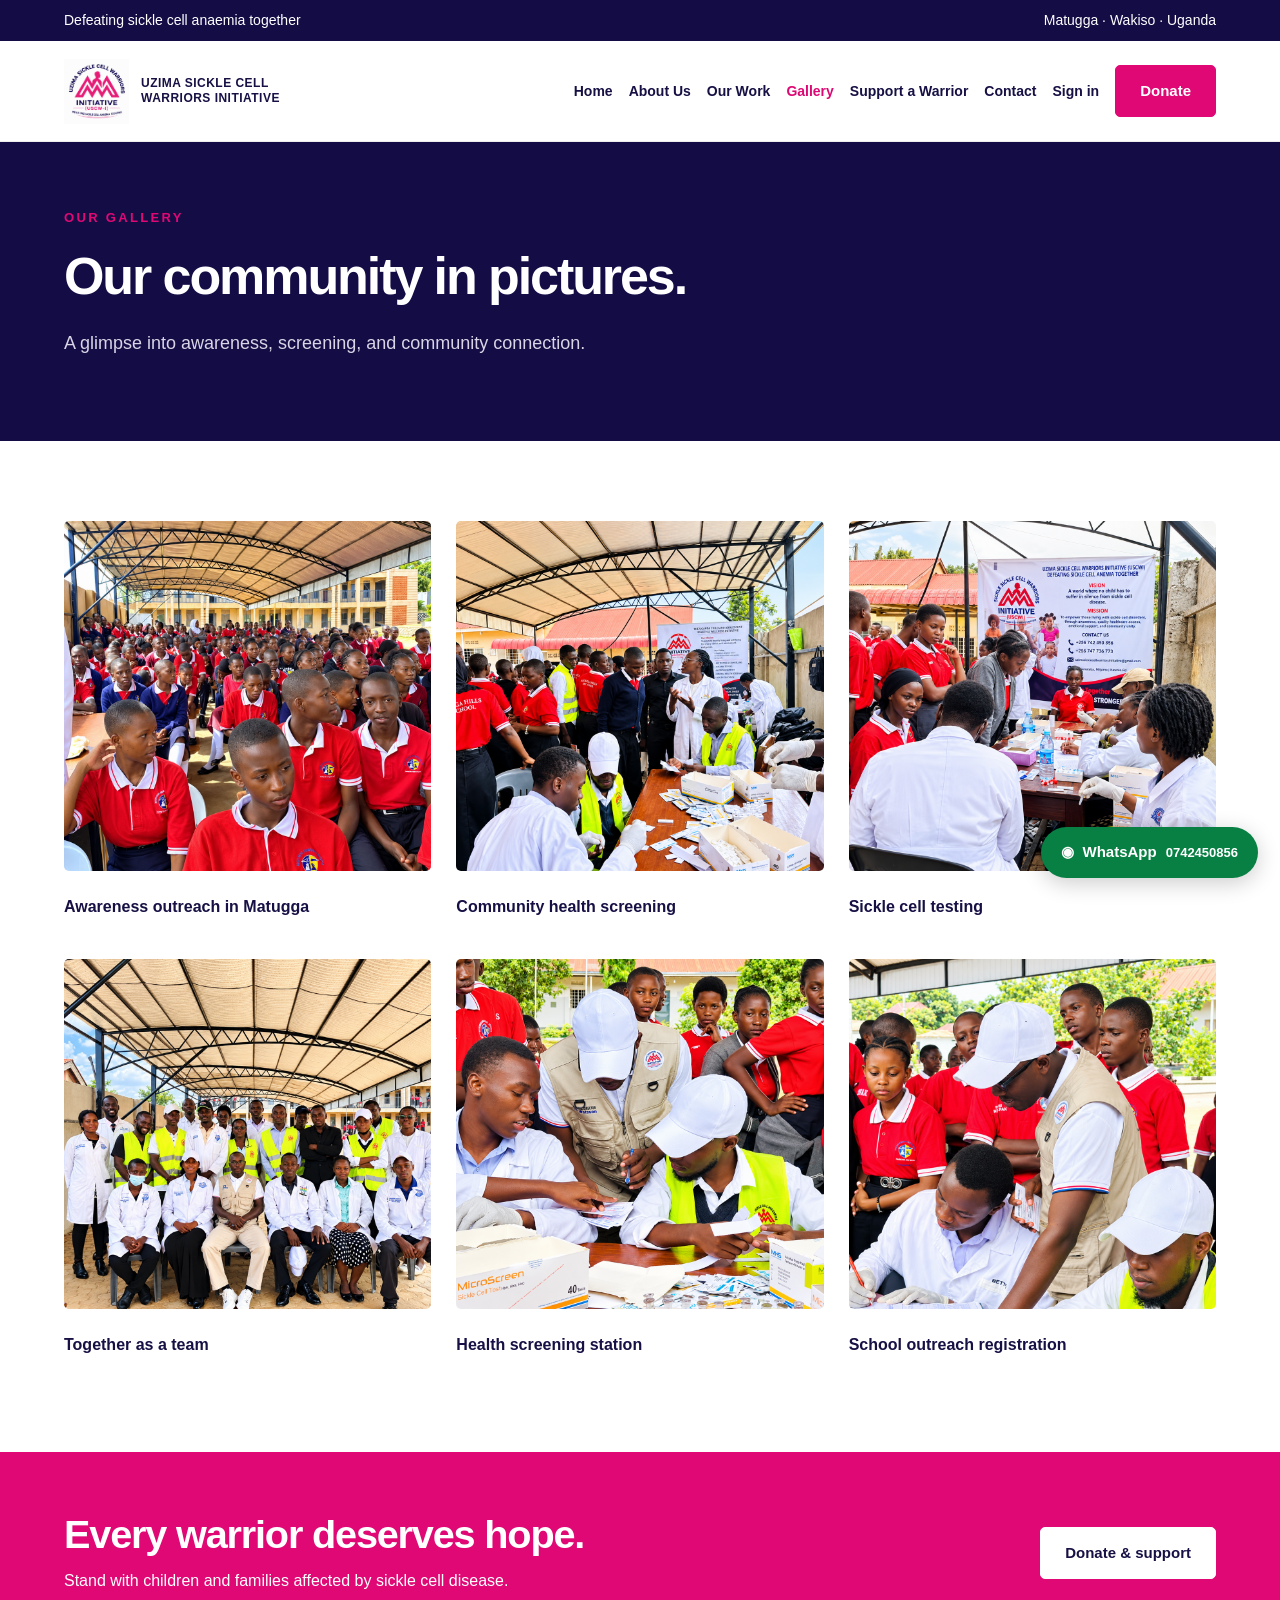
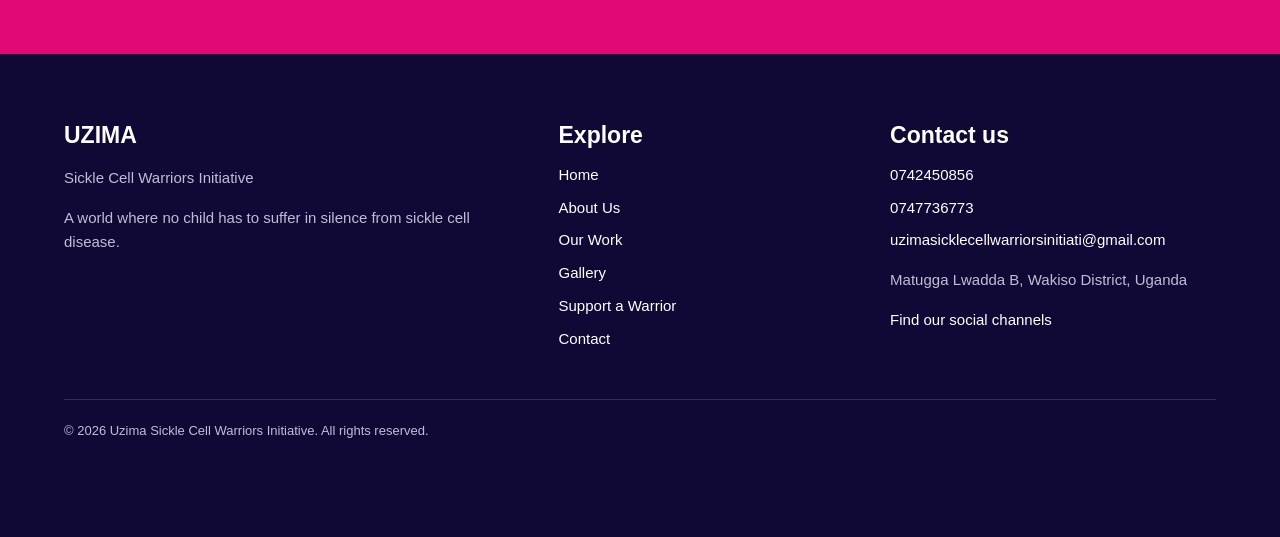
<file: gallery.html>
<!doctype html><html lang="en"><head><meta charset="utf-8"><meta name="viewport" content="width=device-width,initial-scale=1"><title>Gallery | UZIMA SICKLE CELL WARRIORS INITIATIVE</title><meta name="description" content="Uzima Sickle Cell Warriors Initiative supports children and families affected by sickle cell disease in Uganda through awareness, care, emotional support, and advocacy."><meta name="theme-color" content="#140c45"><link rel="icon" href="assets/logo.jpeg"><link rel="stylesheet" href="style.css"><script src="app.js" defer></script></head><body><a class="skip" href="#main">Skip to content</a><div class="top"><div class="wrap"><span>Defeating sickle cell anaemia together</span><span class="location">Matugga · Wakiso · Uganda</span></div></div><header><nav class="wrap" aria-label="Main navigation"><a class="brand" href="index.html"><img src="assets/logo.jpeg" alt="Uzima logo"><span>UZIMA SICKLE CELL<br>WARRIORS INITIATIVE</span></a><button class="menu" aria-expanded="false" aria-controls="navigation">Menu</button><div class="links" id="navigation"><a href="index.html">Home</a><a href="about.html">About Us</a><a href="work.html">Our Work</a><a href="gallery.html" class="active" aria-current="page">Gallery</a><a href="campaigns.html">Support a Warrior</a><a href="contact.html">Contact</a><a class="signin-link" href="account.html">Sign in</a><button class="btn" data-donate>Donate</button></div></nav></header><main id="main"><div class="page-head"><div class="wrap"><div class="eyebrow">Our gallery</div><h1>Our community in pictures.</h1><p>A glimpse into awareness, screening, and community connection.</p></div></div><section><div class="wrap gallery"><figure class="reveal"><img src="assets/outreach in matugga to teach students about sickle cell.png" alt="Awareness outreach in Matugga" loading="lazy"><figcaption>Awareness outreach in Matugga</figcaption></figure><figure class="reveal"><img src="assets/Community Health Screening Under the Canopy.png" alt="Community health screening" loading="lazy"><figcaption>Community health screening</figcaption></figure><figure class="reveal"><img src="assets/sickle cell testing.png" alt="Sickle cell testing" loading="lazy"><figcaption>Sickle cell testing</figcaption></figure><figure class="reveal"><img src="assets/Organized Team Portrait Under Canopy.png" alt="Together as a team" loading="lazy"><figcaption>Together as a team</figcaption></figure><figure class="reveal"><img src="assets/Campus Health Screening Station.png" alt="Health screening station" loading="lazy"><figcaption>Health screening station</figcaption></figure><figure class="reveal"><img src="assets/School Registration Under the Pavilion.png" alt="School outreach registration" loading="lazy"><figcaption>School outreach registration</figcaption></figure></div></section><section class="cta"><div class="wrap"><div><h2>Every warrior deserves hope.</h2><p>Stand with children and families affected by sickle cell disease.</p></div><button class="btn light" data-donate>Donate & support</button></div></section></main><footer><div class="wrap"><div class="columns"><div><h3>UZIMA</h3><p>Sickle Cell Warriors Initiative</p><p>A world where no child has to suffer in silence from sickle cell disease.</p></div><div><h3>Explore</h3><a href="index.html">Home</a><a href="about.html">About Us</a><a href="work.html">Our Work</a><a href="gallery.html">Gallery</a><a href="campaigns.html">Support a Warrior</a><a href="contact.html">Contact</a></div><div><h3>Contact us</h3><a href="tel:+256742450856">0742450856</a><a href="tel:+256747736773">0747736773</a><a style="overflow-wrap:anywhere" href="mailto:uzimasicklecellwarriorsinitiati@gmail.com">uzimasicklecellwarriorsinitiati@gmail.com</a><p>Matugga Lwadda B, Wakiso District, Uganda</p><a href="contact.html">Find our social channels</a></div></div><div class="bottom">© 2026 Uzima Sickle Cell Warriors Initiative. All rights reserved.</div></div></footer><dialog aria-labelledby="donate-title"><button class="close" aria-label="Close donation details">×</button><div class="eyebrow">Stand with a warrior</div><h2 id="donate-title">Support a warrior</h2><p><strong>Help stop Sickle Cell Anaemia</strong><br>Our fundraising target is UGX 100,000,000.</p><p>Donation identifier supplied by the initiative:</p><div class="identifier">5316922662358855</div><div class="actions"><button class="btn" id="copy">Copy identifier</button><a class="btn outline" href="tel:+256742450856">Call to confirm</a></div><p id="status" role="status"></p><p><strong>Direct online payments are not enabled.</strong> The payment service and recipient have not yet been confirmed. Please contact the team before sending funds.</p><p class="muted">To enable direct payments, the initiative needs to provide a verified payment provider and payment link, or merchant account details with a secure payment integration.</p><a href="mailto:uzimasicklecellwarriorsinitiati@gmail.com">Ask about donating by email</a></dialog><a class="whatsapp" href="https://wa.me/256742450856" target="_blank" rel="noopener noreferrer" aria-label="Chat on WhatsApp with 0742450856"><span aria-hidden="true">◉</span> WhatsApp <span class="wa-number">0742450856</span></a></body></html>
</file>
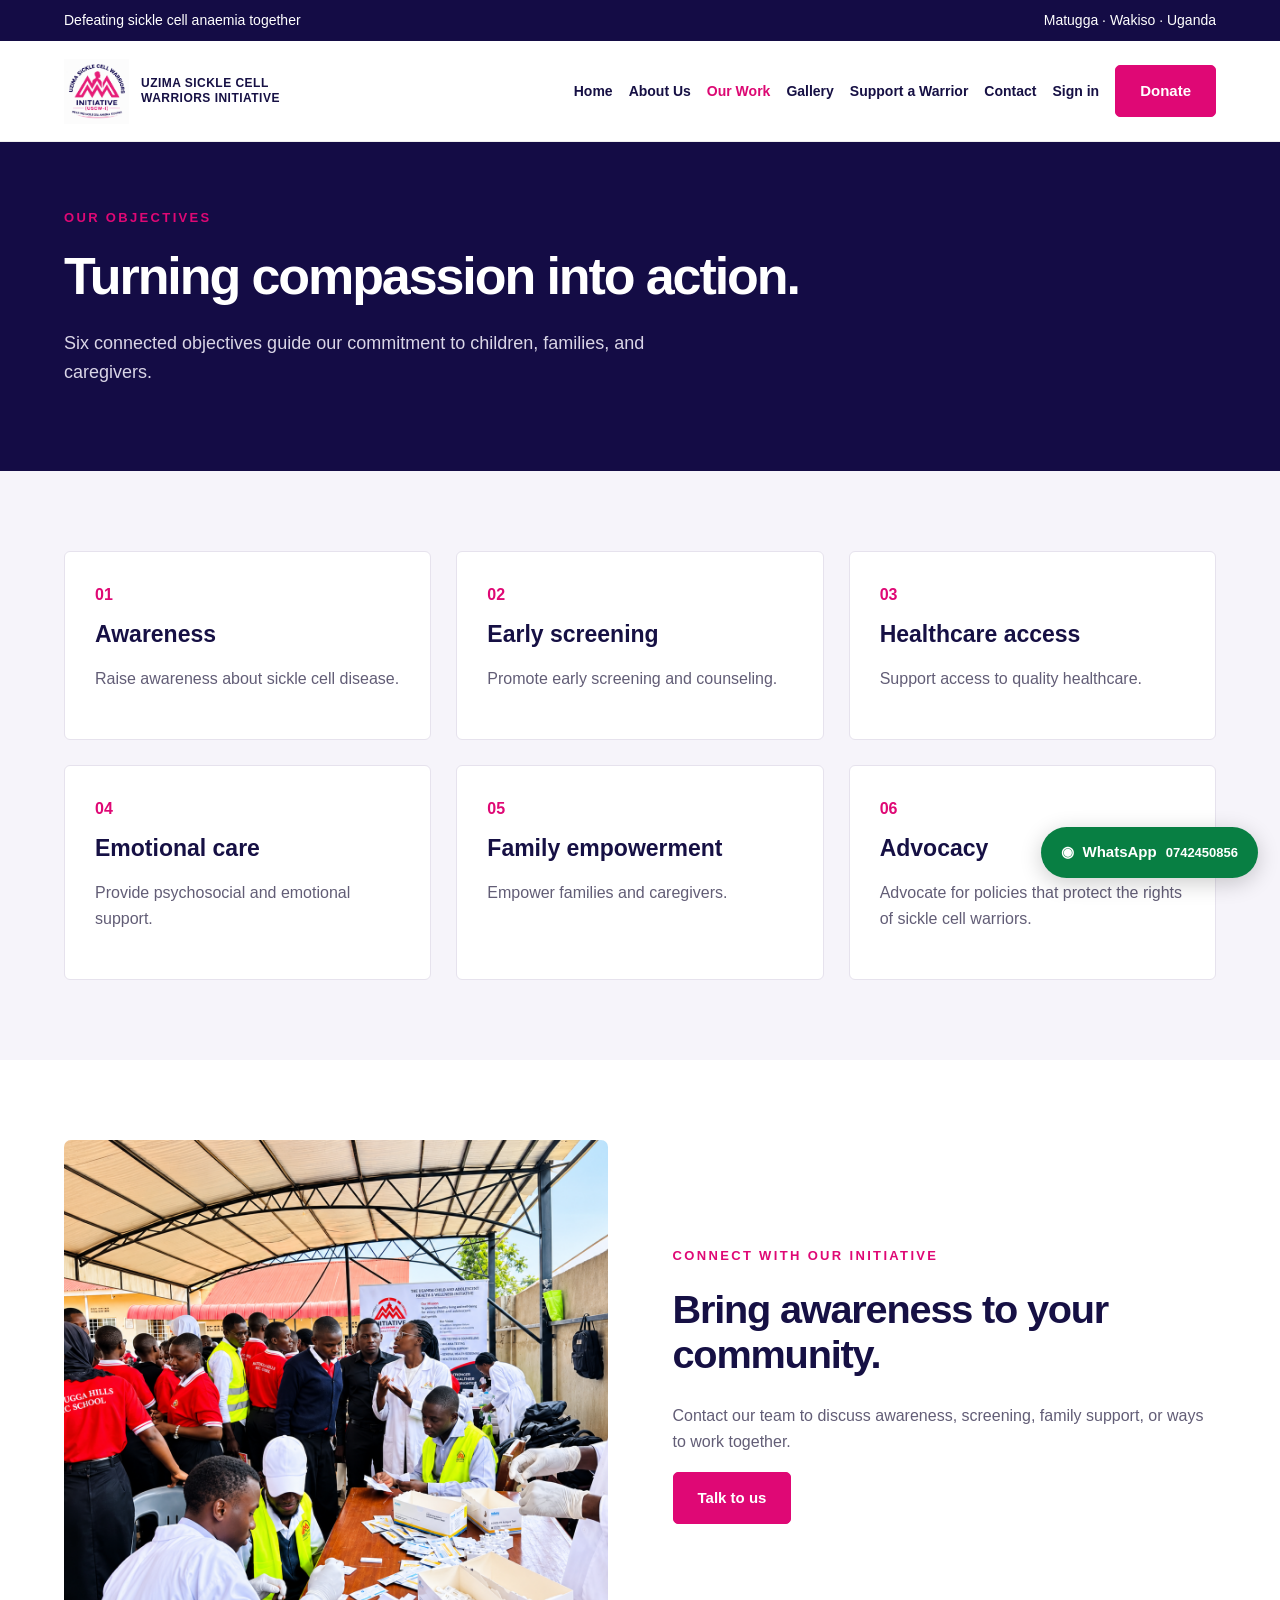
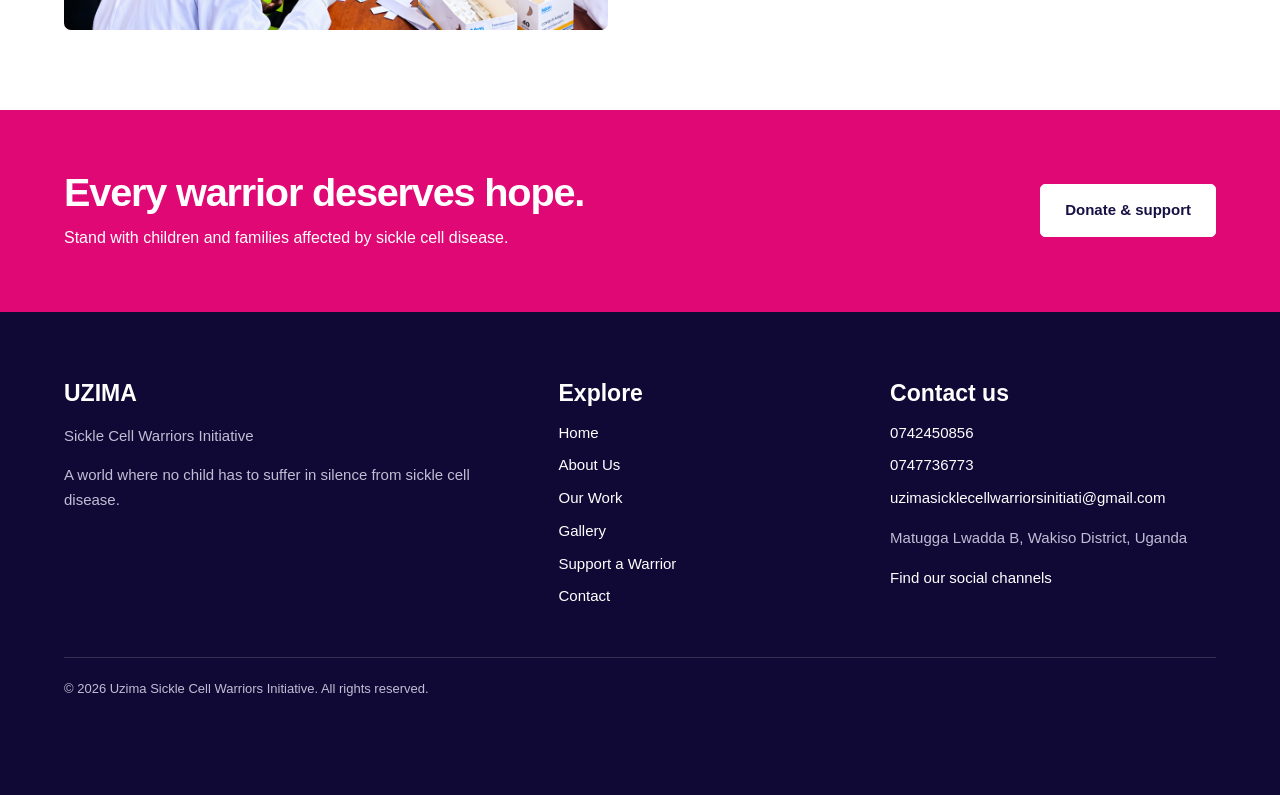
<file: work.html>
<!doctype html><html lang="en"><head><meta charset="utf-8"><meta name="viewport" content="width=device-width,initial-scale=1"><title>Our Work | UZIMA SICKLE CELL WARRIORS INITIATIVE</title><meta name="description" content="Uzima Sickle Cell Warriors Initiative supports children and families affected by sickle cell disease in Uganda through awareness, care, emotional support, and advocacy."><meta name="theme-color" content="#140c45"><link rel="icon" href="assets/logo.jpeg"><link rel="stylesheet" href="style.css"><script src="app.js" defer></script></head><body><a class="skip" href="#main">Skip to content</a><div class="top"><div class="wrap"><span>Defeating sickle cell anaemia together</span><span class="location">Matugga · Wakiso · Uganda</span></div></div><header><nav class="wrap" aria-label="Main navigation"><a class="brand" href="index.html"><img src="assets/logo.jpeg" alt="Uzima logo"><span>UZIMA SICKLE CELL<br>WARRIORS INITIATIVE</span></a><button class="menu" aria-expanded="false" aria-controls="navigation">Menu</button><div class="links" id="navigation"><a href="index.html">Home</a><a href="about.html">About Us</a><a href="work.html" class="active" aria-current="page">Our Work</a><a href="gallery.html">Gallery</a><a href="campaigns.html">Support a Warrior</a><a href="contact.html">Contact</a><a class="signin-link" href="account.html">Sign in</a><button class="btn" data-donate>Donate</button></div></nav></header><main id="main"><div class="page-head"><div class="wrap"><div class="eyebrow">Our objectives</div><h1>Turning compassion into action.</h1><p>Six connected objectives guide our commitment to children, families, and caregivers.</p></div></div><section class="tint"><div class="wrap"><div class="grid"><article class="card reveal"><span class="number">01</span><h3>Awareness</h3><p>Raise awareness about sickle cell disease.</p></article><article class="card reveal"><span class="number">02</span><h3>Early screening</h3><p>Promote early screening and counseling.</p></article><article class="card reveal"><span class="number">03</span><h3>Healthcare access</h3><p>Support access to quality healthcare.</p></article><article class="card reveal"><span class="number">04</span><h3>Emotional care</h3><p>Provide psychosocial and emotional support.</p></article><article class="card reveal"><span class="number">05</span><h3>Family empowerment</h3><p>Empower families and caregivers.</p></article><article class="card reveal"><span class="number">06</span><h3>Advocacy</h3><p>Advocate for policies that protect the rights of sickle cell warriors.</p></article></div></div></section><section><div class="wrap split reveal"><img src="assets/Community Health Screening Under the Canopy.png" alt="Community health screening under a canopy" loading="lazy"><div><div class="eyebrow">Connect with our initiative</div><h2>Bring awareness to your community.</h2><p>Contact our team to discuss awareness, screening, family support, or ways to work together.</p><a class="btn" href="contact.html">Talk to us</a></div></div></section><section class="cta"><div class="wrap"><div><h2>Every warrior deserves hope.</h2><p>Stand with children and families affected by sickle cell disease.</p></div><button class="btn light" data-donate>Donate & support</button></div></section></main><footer><div class="wrap"><div class="columns"><div><h3>UZIMA</h3><p>Sickle Cell Warriors Initiative</p><p>A world where no child has to suffer in silence from sickle cell disease.</p></div><div><h3>Explore</h3><a href="index.html">Home</a><a href="about.html">About Us</a><a href="work.html">Our Work</a><a href="gallery.html">Gallery</a><a href="campaigns.html">Support a Warrior</a><a href="contact.html">Contact</a></div><div><h3>Contact us</h3><a href="tel:+256742450856">0742450856</a><a href="tel:+256747736773">0747736773</a><a style="overflow-wrap:anywhere" href="mailto:uzimasicklecellwarriorsinitiati@gmail.com">uzimasicklecellwarriorsinitiati@gmail.com</a><p>Matugga Lwadda B, Wakiso District, Uganda</p><a href="contact.html">Find our social channels</a></div></div><div class="bottom">© 2026 Uzima Sickle Cell Warriors Initiative. All rights reserved.</div></div></footer><dialog aria-labelledby="donate-title"><button class="close" aria-label="Close donation details">×</button><div class="eyebrow">Stand with a warrior</div><h2 id="donate-title">Support a warrior</h2><p><strong>Help stop Sickle Cell Anaemia</strong><br>Our fundraising target is UGX 100,000,000.</p><p>Donation identifier supplied by the initiative:</p><div class="identifier">5316922662358855</div><div class="actions"><button class="btn" id="copy">Copy identifier</button><a class="btn outline" href="tel:+256742450856">Call to confirm</a></div><p id="status" role="status"></p><p><strong>Direct online payments are not enabled.</strong> The payment service and recipient have not yet been confirmed. Please contact the team before sending funds.</p><p class="muted">To enable direct payments, the initiative needs to provide a verified payment provider and payment link, or merchant account details with a secure payment integration.</p><a href="mailto:uzimasicklecellwarriorsinitiati@gmail.com">Ask about donating by email</a></dialog><a class="whatsapp" href="https://wa.me/256742450856" target="_blank" rel="noopener noreferrer" aria-label="Chat on WhatsApp with 0742450856"><span aria-hidden="true">◉</span> WhatsApp <span class="wa-number">0742450856</span></a></body></html>
</file>
<file: style.css>
*{box-sizing:border-box}html{scroll-behavior:smooth}body{margin:0;font-family:Arial,Helvetica,sans-serif;color:#161044;background:#fff;line-height:1.65}a{color:inherit}button,a{ -webkit-tap-highlight-color:transparent}button{font:inherit;cursor:pointer}.wrap{width:min(1180px,90%);margin:auto}.top{background:#140c45;color:white;font-size:14px;padding:9px 0}.top .wrap{display:flex;justify-content:space-between}header{position:sticky;top:0;background:#fffffff5;backdrop-filter:blur(12px);z-index:20;border-bottom:1px solid #eee}nav{display:flex;align-items:center;justify-content:space-between;min-height:100px;gap:25px}.brand{display:flex;gap:12px;align-items:center;text-decoration:none;font-size:14px;font-weight:800;line-height:1.25;max-width:320px;letter-spacing:.04em}.brand img{width:76px;height:76px;object-fit:contain}.links{display:flex;align-items:center;gap:25px}.links a{text-decoration:none;font-size:15px;font-weight:600}.links a.active{color:#dc0873}.btn{display:inline-block;padding:13px 24px;border-radius:5px;background:#df0875;color:white;border:1px solid #df0875;text-decoration:none;font-weight:700;font-size:15px}.btn.light{background:white;color:#161044;border-color:white}.btn.outline{background:transparent;border-color:#c8c4d9;color:#161044}.menu{display:none;background:none;border:1px solid #ddd;padding:9px 14px}.hero{display:grid;grid-template-columns:1.05fr 1fr;min-height:630px;background:#140c45;color:white}.hero-copy{padding:85px max(5vw,calc((100vw - 1180px)/2)) 80px; padding-right:55px}.eyebrow{text-transform:uppercase;letter-spacing:.18em;font-size:13px;font-weight:700;color:#df0875;margin-bottom:20px}.hero .eyebrow{color:#ff87c1}h1{font-size:clamp(42px,4.5vw,66px);line-height:1.06;letter-spacing:-.04em;margin:0 0 25px}h1 em{font-style:normal;color:#ff78b8}.hero p{font-size:18px;color:#e2dff0;max-width:520px}.actions{display:flex;gap:14px;flex-wrap:wrap;margin-top:30px}.hero-image{position:relative;min-height:450px}.hero-image img{width:100%;height:100%;position:absolute;object-fit:cover;object-position:center 58%}.photo-label{position:absolute;bottom:25px;left:25px;background:#fffffff0;padding:14px 22px;color:#161044;border-left:4px solid #df0875;font-size:14px}.ribbon{display:flex;justify-content:space-between;gap:20px;padding:27px 0;border-bottom:1px solid #e9e7ef;font-weight:700}.ribbon span{color:#df0875;margin-right:10px}section{padding:80px 0}h2{font-size:clamp(30px,3.1vw,44px);line-height:1.15;letter-spacing:-.03em;margin:0 0 25px}h3{font-size:23px;line-height:1.3;margin:12px 0}p{color:#625d76} .split{display:grid;grid-template-columns:1fr 1fr;gap:65px;align-items:center}.split img{width:100%;height:490px;object-fit:cover;border-radius:7px}.tint{background:#f6f4fa}.grid{display:grid;grid-template-columns:repeat(3,1fr);gap:25px}.card{padding:30px;background:white;border:1px solid #e6e2ed;border-radius:6px}.number{color:#df0875;font-size:16px;font-weight:bold}.section-heading{max-width:700px;margin-bottom:40px}.cta{background:#df0875;color:white;padding:60px 0}.cta .wrap{display:flex;align-items:center;justify-content:space-between;gap:35px}.cta h2{margin-bottom:10px}.cta p{color:white;margin:0}.page-head{background:#140c45;color:white;padding:65px 0}.page-head h1{font-size:52px;max-width:850px}.page-head p{color:#d9d5e6;max-width:650px;font-size:18px}.values{display:grid;grid-template-columns:repeat(5,1fr);gap:20px}.value{border-top:3px solid #df0875;padding-top:20px}.value h3{font-size:20px}.gallery{display:grid;grid-template-columns:repeat(3,1fr);gap:25px}.gallery figure{margin:0}.gallery img{width:100%;height:350px;object-fit:cover;border-radius:5px}.gallery figcaption{padding:14px 0;font-weight:600}.contact{display:grid;grid-template-columns:1fr 1fr;gap:40px}.contact a{overflow-wrap:anywhere}.socials{display:flex;flex-wrap:wrap;gap:12px}.socials a{padding:8px 14px;border:1px solid #cac4db;border-radius:4px;text-decoration:none;font-size:14px}.muted{font-size:14px;color:#777087}footer{background:#100936;color:white;padding:55px 0 20px}footer .columns{display:grid;grid-template-columns:1.6fr 1fr 1.2fr;gap:60px}footer p{color:#c2bdd4;font-size:15px}footer a{display:block;text-decoration:none;margin:8px 0;font-size:15px}footer .bottom{border-top:1px solid #ffffff26;margin-top:40px;padding-top:20px;font-size:13px;color:#c2bdd4}dialog{border:0;border-radius:10px;max-width:550px;width:90%;padding:35px;color:#161044}dialog::backdrop{background:#100936b8}.close{float:right;background:none;border:0;font-size:26px}.identifier{font-size:clamp(20px,4vw,29px);letter-spacing:.06em;background:#f4f1f8;padding:16px;border-radius:5px;overflow-wrap:anywhere}.reveal{transition:opacity .7s,transform .7s}.js-motion .reveal{opacity:0;transform:translateY(24px)}.js-motion .reveal.visible{opacity:1;transform:none}:focus-visible{outline:3px solid #fa80bd;outline-offset:4px}.skip{position:absolute;left:-9999px}.skip:focus{left:10px;top:10px;background:white;padding:10px;z-index:50}@media(max-width:900px){.links{gap:13px}.brand{max-width:245px;font-size:12px}.hero-copy{padding:65px 5%}.hero{min-height:560px}.grid{grid-template-columns:repeat(2,1fr)}.values{grid-template-columns:repeat(3,1fr)}.split{gap:35px}.gallery{grid-template-columns:repeat(2,1fr)}}@media(max-width:700px){.top .wrap{justify-content:center}.top .location{display:none}nav{min-height:85px}.brand{max-width:250px}.brand img{width:60px;height:60px}.menu{display:block}.links{display:none;position:absolute;top:85px;left:0;right:0;background:white;padding:25px 5%;border-bottom:1px solid #ddd;flex-direction:column;align-items:stretch}.links.open{display:flex}.hero{grid-template-columns:1fr}.hero-copy{padding:55px 5%}.hero-image{min-height:410px}.ribbon{font-size:14px;flex-wrap:wrap}.split,.contact{grid-template-columns:1fr}.split img{height:380px}.grid,.gallery{grid-template-columns:1fr}.values{grid-template-columns:1fr 1fr}section{padding:55px 0}.cta .wrap{display:block}.cta .btn{margin-top:25px}footer .columns{grid-template-columns:1fr;gap:25px}.page-head h1{font-size:39px}.gallery img{height:420px}}@media(prefers-reduced-motion:reduce){html{scroll-behavior:auto}.reveal,.js-motion .reveal{transition:none;opacity:1;transform:none}}
.whatsapp{position:fixed;right:22px;bottom:22px;z-index:25;display:flex;align-items:center;gap:9px;background:#087f43;color:white;padding:13px 20px;border-radius:40px;box-shadow:0 5px 22px #0003;text-decoration:none;font-size:15px;font-weight:700;animation:wa-shake 5s ease-in-out infinite;transform-origin:center}.wa-number{font-size:13px}.whatsapp:hover,.whatsapp:focus-visible{animation-play-state:paused;background:#066837}@keyframes wa-shake{0%,80%,100%{transform:rotate(0)}83%,89%{transform:rotate(-5deg)}86%,92%{transform:rotate(5deg)}95%{transform:rotate(-2deg)}}.message-form label{display:block;font-weight:700;font-size:15px;margin:15px 0 6px}.message-form label:first-of-type{margin-top:0}.message-form input:not([type=hidden]),.message-form textarea{display:block;width:100%;padding:12px;font:inherit;border:1px solid #bbb5cd;border-radius:5px;color:#161044;background:white}.message-form textarea{resize:vertical;min-height:150px}.email-fallback{display:inline-block;margin:12px 0 0 15px;font-size:15px}footer{padding-bottom:95px}@media(max-width:700px){.whatsapp{right:15px;bottom:15px;padding:12px 18px}.wa-number{display:none}}@media(prefers-reduced-motion:reduce){.whatsapp{animation:none}}
.links{gap:16px}.links a{font-size:14px}.brand{max-width:255px;font-size:12px}.brand img{width:65px;height:65px}.campaign-layout{display:grid;grid-template-columns:minmax(0,1.7fr) minmax(290px,1fr);gap:55px;align-items:start}.category{display:inline-block;background:#fbe5f0;color:#a50854;padding:5px 13px;border-radius:25px;font-size:14px}.campaign-photo{position:relative}.campaign-photo img{width:100%;height:440px;object-fit:cover;border-radius:12px}.campaign-photo span{position:absolute;bottom:22px;left:22px;background:#140c45;color:white;padding:7px 15px;font-size:13px;letter-spacing:.12em}.campaign-tabs{display:flex;gap:22px;flex-wrap:wrap;border-bottom:1px solid #e4ddeb;padding:22px 0;margin-bottom:30px}.campaign-tabs a{text-decoration:none;font-weight:bold;font-size:15px}.campaign-layout article>div[id]{scroll-margin-top:125px;margin-bottom:35px}.support-list{border-left:3px solid #df0875;padding-left:23px}.fundraising-card{position:sticky;top:130px;padding:30px;border:1px solid #e4ddeb;border-radius:16px;box-shadow:0 12px 45px #140c450a}.fundraising-card .btn{width:100%;margin-top:12px}.funding-summary{padding:23px 0;border-block:1px solid #e4ddeb;margin:22px 0}.funding-summary span{font-size:14px;color:#625d76}.funding-summary strong{display:block;font-size:24px;line-height:1.3;margin-top:10px}.contributor-heading{display:flex;align-items:center;justify-content:space-between;gap:15px}.contributor-heading h3{font-size:18px}.contributor-heading span{font-size:12px;color:#625d76}.empty-records{text-align:center;padding:20px;background:#f7f5fa;border-radius:10px}.empty-records>span{font-size:40px;color:#df0875}.empty-records p{font-size:15px}.account-link{display:block;text-align:center;font-weight:bold;margin:20px 0}.account-layout{display:grid;grid-template-columns:1fr 1fr;gap:65px;align-items:start}.account-photo{height:290px;width:100%;object-fit:cover;object-position:center 45%;border-radius:8px}.auth-tabs{display:flex;border-bottom:1px solid #e4ddeb;margin-bottom:25px}.auth-tabs button{flex:1;padding:15px 6px;background:transparent;border:0;border-bottom:3px solid transparent;font-weight:bold;color:#625d76}.auth-tabs button[aria-pressed=true]{border-color:#df0875;color:#df0875}#account-submit{margin-top:20px}#auth-status,#profile-status{min-height:1.5em}[hidden]{display:none!important}@media(max-width:1100px){.menu{display:block}.links{display:none;position:absolute;top:100px;left:0;right:0;background:white;padding:25px 5%;flex-direction:column;align-items:stretch;border-bottom:1px solid #ddd}.links.open{display:flex}}@media(max-width:700px){.links{top:85px}.campaign-layout,.account-layout{grid-template-columns:1fr;gap:35px}.fundraising-card{position:static}.campaign-photo img{height:370px}.account-photo{height:300px}}
.campaign-progress{height:7px;background:#ece7f0;border-radius:10px;margin-top:20px}.campaign-progress span{display:block;width:0;height:100%;background:#df0875}
.home-fundraising{min-height:600px;grid-template-columns:1.15fr 1fr}.home-fundraising .hero-copy{padding-top:75px;padding-bottom:65px}.hero-contribution{padding:45px max(5vw,calc((100vw - 1180px)/2)) 45px 0;display:flex;align-items:center}.home-donation-card{width:100%;background:white;color:#161044;border-radius:14px;padding:32px;box-shadow:0 15px 55px #0003}.home-donation-card .eyebrow{color:#b2075c;margin-bottom:15px}.home-donation-card h2{font-size:32px;margin-bottom:22px}.goal-label{font-size:14px;color:#625d76}.home-goal{font-size:clamp(26px,2.7vw,38px);font-weight:800;line-height:1.2;margin-top:6px;letter-spacing:-.03em}.home-donation-card .raised-note{font-size:14px;color:#625d76;margin:12px 0 20px}.home-donation-card .btn{width:100%;text-align:center}.home-campaign-link{display:block;text-align:center;margin:15px 0;font-size:15px;font-weight:700}.home-donation-card .home-donation-note{font-size:13px;color:#625d76;margin:0;line-height:1.6}@media(max-width:900px){.home-fundraising .hero-copy{padding:55px 5%}.hero-contribution{padding:35px 5% 35px 0}.home-donation-card{padding:25px}}@media(max-width:700px){.home-fundraising{grid-template-columns:1fr}.home-fundraising .hero-copy{padding:30px 5% 20px}.home-fundraising h1{font-size:36px;margin-bottom:14px}.home-fundraising .hero-copy>.eyebrow{margin-bottom:12px}.home-fundraising .hero-copy>p{font-size:16px;margin:0}.home-fundraising .hero-copy>.actions{display:none}.hero-contribution{padding:0 5% 30px}.home-donation-card{padding:20px}.home-donation-card h2{font-size:24px;margin-bottom:12px}.home-donation-card h2 br{display:none}.home-donation-card .eyebrow{margin-bottom:10px;font-size:12px}.home-donation-card .campaign-progress{margin-top:12px}.home-donation-card .raised-note{margin:8px 0 12px}.home-campaign-link{margin:10px 0}.home-donation-card .home-donation-note{font-size:12px}}
</file>
